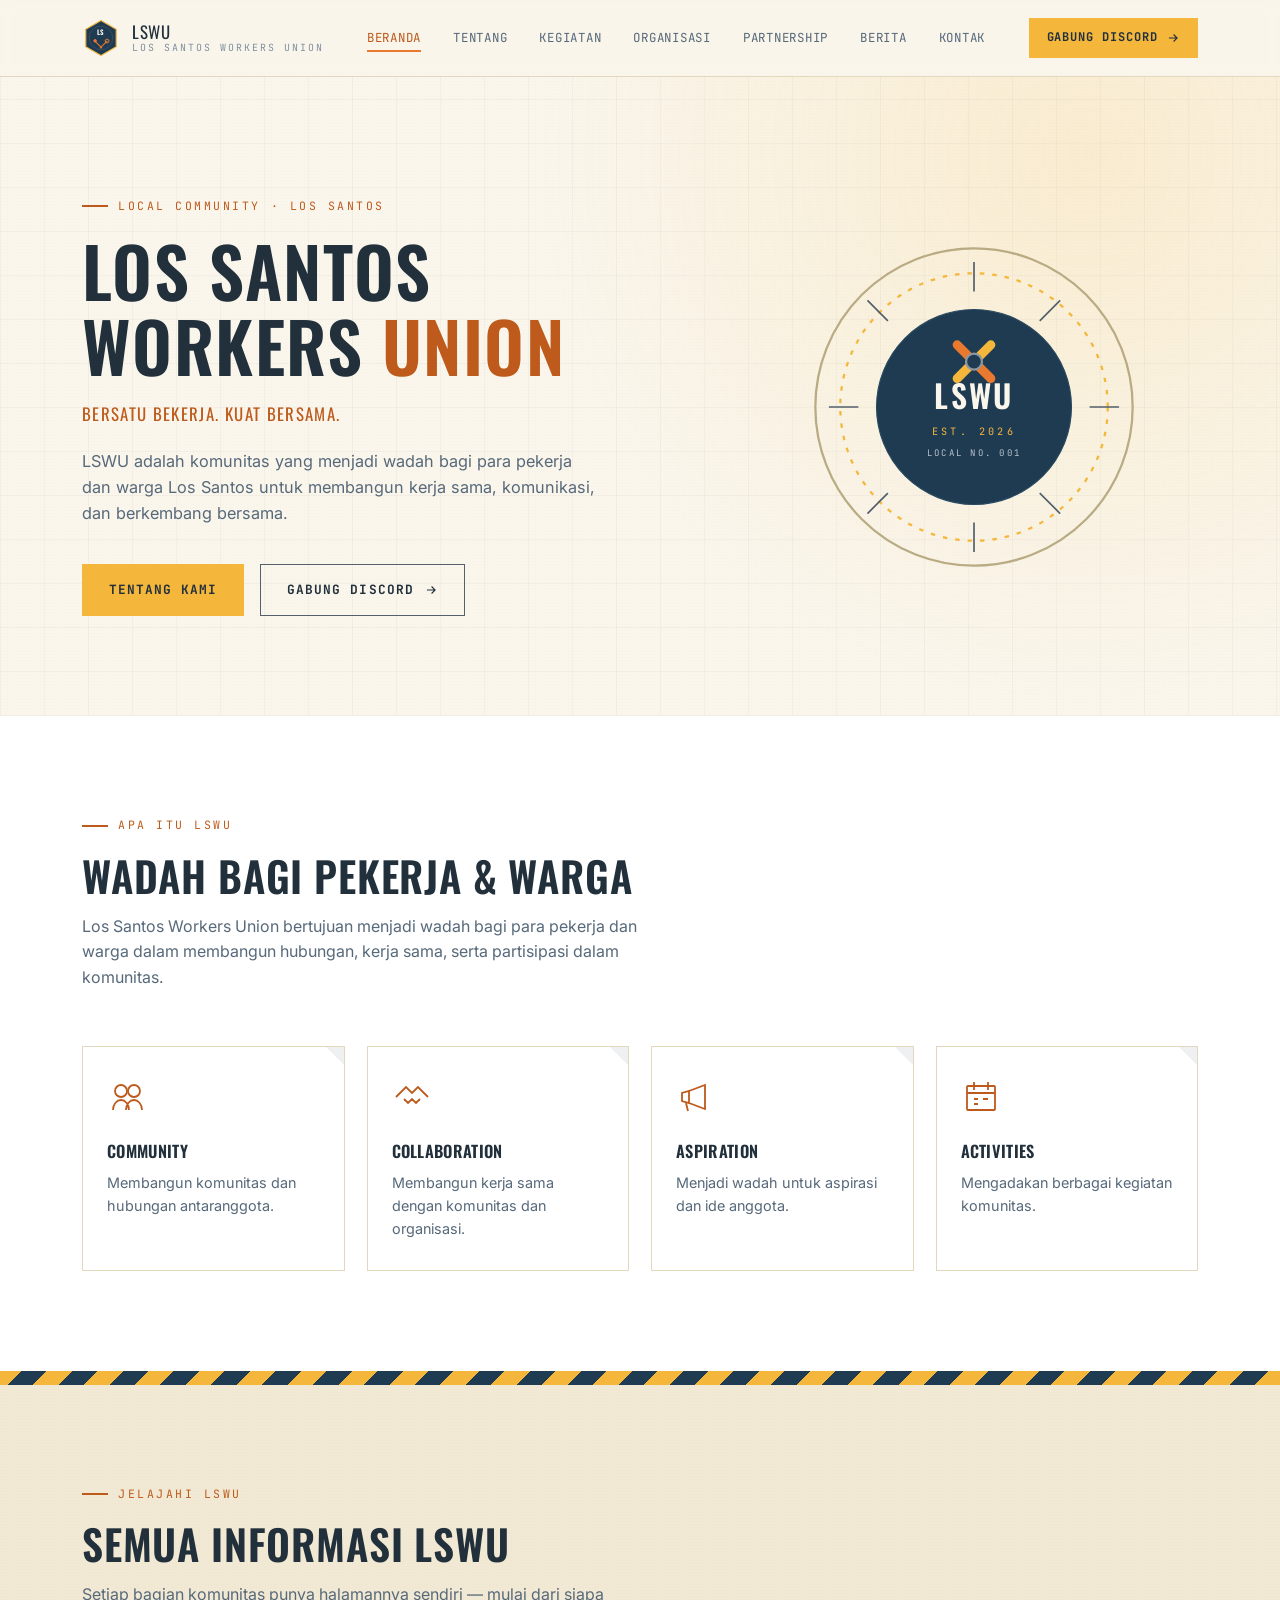
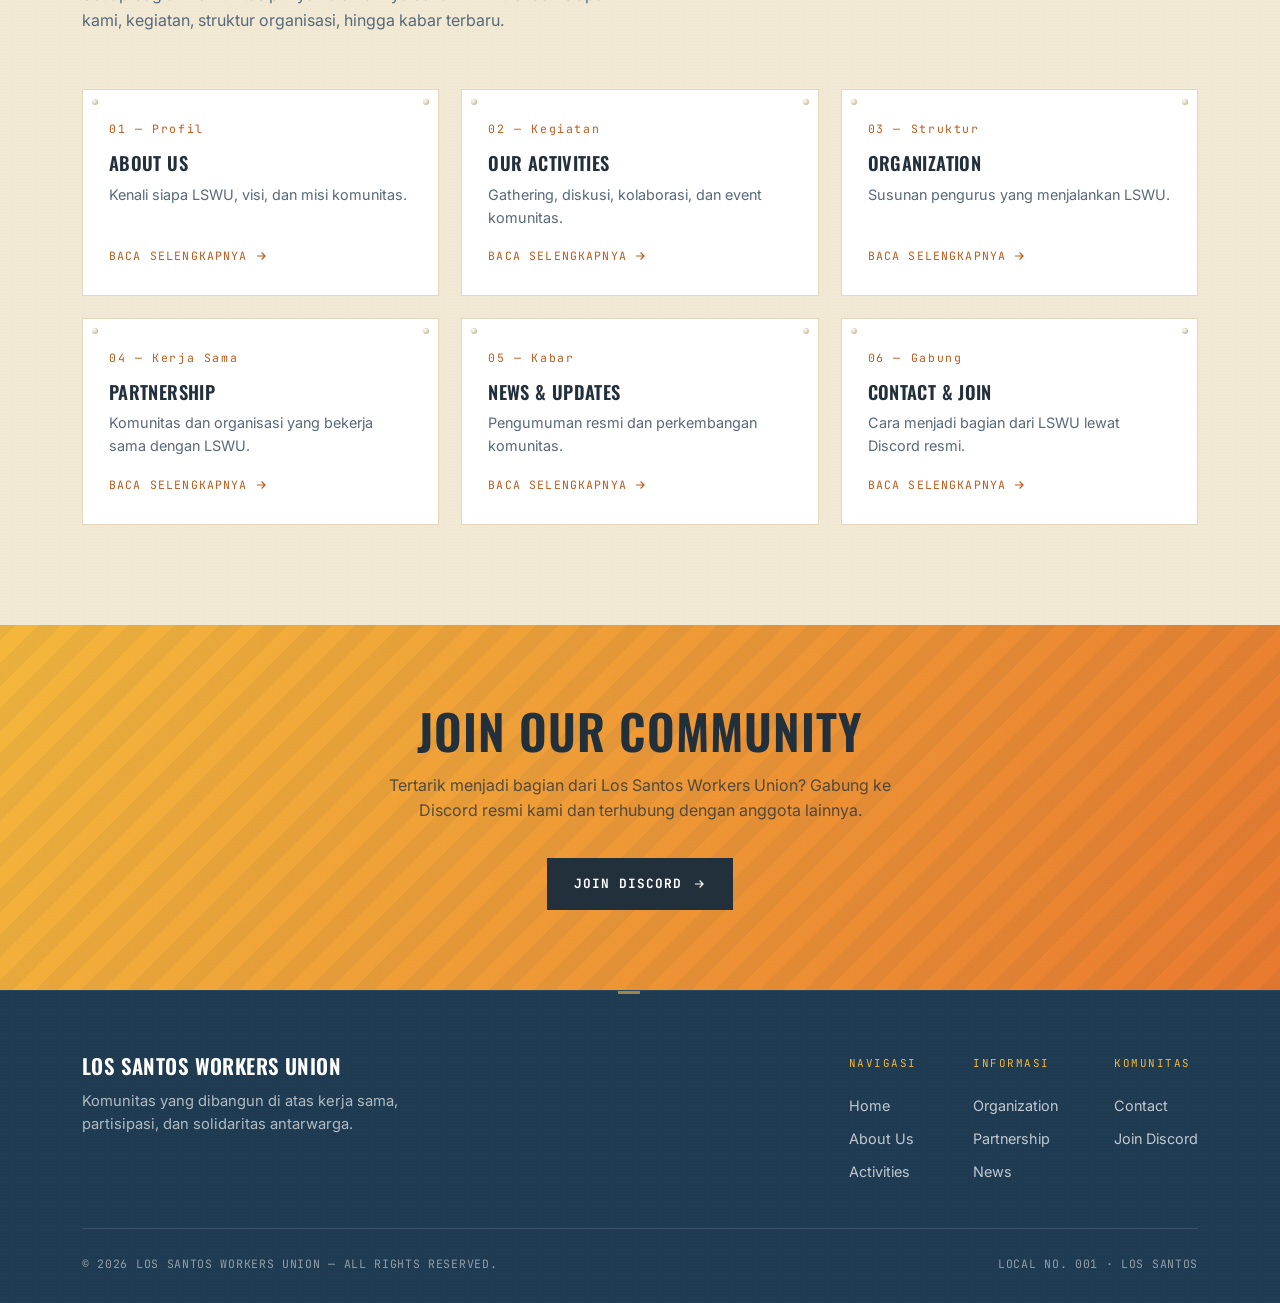
<file: index.html>
<!DOCTYPE html>
<html lang="id">
<head>
<meta charset="UTF-8">
<meta name="viewport" content="width=device-width, initial-scale=1.0">
<title>LSWU — Los Santos Workers Union</title>
<meta name="description" content="Los Santos Workers Union (LSWU) — komunitas yang menjadi wadah bagi para pekerja dan warga untuk membangun kerja sama serta berkembang bersama.">
<link rel="preconnect" href="https://fonts.googleapis.com">
<link rel="preconnect" href="https://fonts.gstatic.com" crossorigin>
<link href="https://fonts.googleapis.com/css2?family=Oswald:wght@400;500;600;700&family=Inter:wght@400;500;600;700&family=JetBrains+Mono:wght@400;500;700&display=swap" rel="stylesheet">
<link rel="stylesheet" href="css/style.css">
</head>
<body>

<div class="scroll-progress" id="scrollProgress"></div>

<header id="siteHeader">
  <nav class="wrap">
    <a href="index.html" class="brand">
      <svg class="brand-mark" viewBox="0 0 100 100" fill="none">
        <path d="M50 4 L90 27 L90 73 L50 96 L10 73 L10 27 Z" fill="#1f3b52" stroke="#f4b73c" stroke-width="3" stroke-linejoin="round"/>
        <circle cx="50" cy="50" r="31" stroke="#54606c" stroke-width="1.2"/>
        <text x="50" y="42" text-anchor="middle" font-family="Oswald, sans-serif" font-size="18" letter-spacing="1" fill="#faf6ec" font-weight="700">LS</text>
        <g stroke="#e8792f" stroke-width="3" stroke-linecap="round">
          <line x1="34" y1="58" x2="52" y2="76"/>
          <line x1="66" y1="58" x2="48" y2="76"/>
        </g>
        <rect x="30.5" y="53.5" width="8" height="8" rx="1.5" fill="#e8792f" transform="rotate(-45 34.5 57.5)"/>
        <circle cx="66" cy="58" r="5" fill="none" stroke="#e8792f" stroke-width="2.6"/>
      </svg>
      <div class="brand-text">LSWU<span>Los Santos Workers Union</span></div>
    </a>
    <ul class="nav-links">
      <li><a href="index.html">Beranda</a></li>
      <li><a href="about.html">Tentang</a></li>
      <li><a href="activities.html">Kegiatan</a></li>
      <li><a href="organization.html">Organisasi</a></li>
      <li><a href="partnership.html">Partnership</a></li>
      <li><a href="news.html">Berita</a></li>
      <li><a href="contact.html">Kontak</a></li>
    </ul>
    <a href="https://discord.gg/83dWM9myWm" target="_blank" rel="noopener noreferrer" class="nav-cta">
      Gabung Discord
      <svg width="14" height="14" viewBox="0 0 24 24" fill="none" stroke="currentColor" stroke-width="2"><path d="M5 12h14M13 6l6 6-6 6"/></svg>
    </a>
    <button class="burger" id="burgerBtn" aria-label="Buka menu navigasi" aria-expanded="false">
      <span></span><span></span><span></span>
    </button>
  </nav>
</header>

<main>

  <!-- HERO -->
  <section class="hero">
    <div class="wrap hero-grid">
      <div>
        <div class="eyebrow">Local Community &middot; Los Santos</div>
        <h1>LOS SANTOS<br>WORKERS <em>UNION</em></h1>
        <div class="hero-sub">Bersatu Bekerja. Kuat Bersama.</div>
        <p class="lead">LSWU adalah komunitas yang menjadi wadah bagi para pekerja dan warga Los Santos untuk membangun kerja sama, komunikasi, dan berkembang bersama.</p>
        <div class="hero-actions">
          <a href="about.html" class="btn btn-primary">Tentang Kami</a>
          <a href="https://discord.gg/83dWM9myWm" target="_blank" rel="noopener noreferrer" class="btn btn-ghost">
            Gabung Discord
            <svg class="btn-icon" width="14" height="14" viewBox="0 0 24 24" fill="none" stroke="currentColor" stroke-width="2"><path d="M5 12h14M13 6l6 6-6 6"/></svg>
          </a>
        </div>
      </div>
      <div class="seal-wrap">
        <svg class="seal" viewBox="0 0 300 300" fill="none">
          <circle cx="150" cy="150" r="140" stroke="#b9ab84" stroke-width="2"/>
          <circle cx="150" cy="150" r="118" stroke="#f4b73c" stroke-width="2" stroke-dasharray="4 7"/>
          <g fill="none" stroke="#54606c" stroke-width="1.5">
            <path d="M150 22 v26 M150 252 v26 M22 150 h26 M252 150 h26"/>
            <path d="M56 56 l18 18 M226 56 l-18 18 M56 244 l18 -18 M226 244 l-18 -18"/>
          </g>
          <circle cx="150" cy="150" r="86" fill="#1f3b52" stroke="#28495f" stroke-width="1"/>
          <g transform="translate(150,110)">
            <rect x="-4" y="-25" width="8" height="50" rx="4" fill="#f4b73c" transform="rotate(45)"/>
            <rect x="-4" y="-25" width="8" height="50" rx="4" fill="#e8792f" transform="rotate(-45)"/>
            <circle cx="0" cy="0" r="7" fill="#1f3b52" stroke="#8b98a3" stroke-width="2"/>
          </g>
          <text x="150" y="152" text-anchor="middle" font-family="Oswald, sans-serif" font-size="28" letter-spacing="2" fill="#faf6ec" font-weight="600">LSWU</text>
          <text x="150" y="175" text-anchor="middle" font-family="JetBrains Mono, monospace" font-size="9" letter-spacing="3" fill="#f4b73c">EST. 2026</text>
          <text x="150" y="193" text-anchor="middle" font-family="JetBrains Mono, monospace" font-size="8" letter-spacing="2" fill="#b9c2ca">LOCAL NO. 001</text>
        </svg>
      </div>
    </div>
  </section>

  <!-- WHAT WE DO -->
  <section class="section-paper">
    <div class="wrap">
      <div class="section-head reveal">
        <div class="eyebrow on-paper">Apa itu LSWU</div>
        <h2>Wadah Bagi Pekerja &amp; Warga</h2>
        <p>Los Santos Workers Union bertujuan menjadi wadah bagi para pekerja dan warga dalam membangun hubungan, kerja sama, serta partisipasi dalam komunitas.</p>
      </div>
      <div class="card-grid">
        <div class="task-card reveal">
          <svg class="task-icon" viewBox="0 0 40 40" fill="none" stroke="currentColor" stroke-width="1.8">
            <circle cx="14" cy="14" r="6"/><circle cx="27" cy="14" r="6"/>
            <path d="M6 33c0-6 4-10 8-10s8 4 8 10M19 33c0-6 4-10 8-10s8 4 8 10"/>
          </svg>
          <h3>Community</h3>
          <p>Membangun komunitas dan hubungan antaranggota.</p>
        </div>
        <div class="task-card reveal">
          <svg class="task-icon" viewBox="0 0 40 40" fill="none" stroke="currentColor" stroke-width="1.8">
            <path d="M4 20l10-10 6 6 6-6 10 10"/>
            <path d="M12 22l4 4 4-4 4 4 4-4"/>
          </svg>
          <h3>Collaboration</h3>
          <p>Membangun kerja sama dengan komunitas dan organisasi.</p>
        </div>
        <div class="task-card reveal">
          <svg class="task-icon" viewBox="0 0 40 40" fill="none" stroke="currentColor" stroke-width="1.8">
            <path d="M6 16v8l7 2V14z"/><path d="M13 14l16-6v24l-16-6"/>
            <path d="M10 26l2 8"/>
          </svg>
          <h3>Aspiration</h3>
          <p>Menjadi wadah untuk aspirasi dan ide anggota.</p>
        </div>
        <div class="task-card reveal">
          <svg class="task-icon" viewBox="0 0 40 40" fill="none" stroke="currentColor" stroke-width="1.8">
            <rect x="6" y="9" width="28" height="24" rx="1"/>
            <path d="M6 16h28M13 5v8M27 5v8"/>
            <path d="M13 22h4M22 22h5M13 27h4"/>
          </svg>
          <h3>Activities</h3>
          <p>Mengadakan berbagai kegiatan komunitas.</p>
        </div>
      </div>
    </div>
  </section>

  <div class="hazard-divider" role="presentation"></div>

  <!-- QUICK LINKS TO OTHER PAGES -->
  <section class="section-dark">
    <div class="wrap">
      <div class="section-head reveal">
        <div class="eyebrow">Jelajahi LSWU</div>
        <h2>Semua Informasi LSWU</h2>
        <p>Setiap bagian komunitas punya halamannya sendiri &mdash; mulai dari siapa kami, kegiatan, struktur organisasi, hingga kabar terbaru.</p>
      </div>
      <div class="quick-grid">

        <a href="about.html" class="quick-card reveal">
          <div class="num">01 &mdash; Profil</div>
          <h3>About Us</h3>
          <p>Kenali siapa LSWU, visi, dan misi komunitas.</p>
          <span class="go">Baca selengkapnya
            <svg width="14" height="14" viewBox="0 0 24 24" fill="none" stroke="currentColor" stroke-width="2"><path d="M5 12h14M13 6l6 6-6 6"/></svg>
          </span>
        </a>

        <a href="activities.html" class="quick-card reveal">
          <div class="num">02 &mdash; Kegiatan</div>
          <h3>Our Activities</h3>
          <p>Gathering, diskusi, kolaborasi, dan event komunitas.</p>
          <span class="go">Baca selengkapnya
            <svg width="14" height="14" viewBox="0 0 24 24" fill="none" stroke="currentColor" stroke-width="2"><path d="M5 12h14M13 6l6 6-6 6"/></svg>
          </span>
        </a>

        <a href="organization.html" class="quick-card reveal">
          <div class="num">03 &mdash; Struktur</div>
          <h3>Organization</h3>
          <p>Susunan pengurus yang menjalankan LSWU.</p>
          <span class="go">Baca selengkapnya
            <svg width="14" height="14" viewBox="0 0 24 24" fill="none" stroke="currentColor" stroke-width="2"><path d="M5 12h14M13 6l6 6-6 6"/></svg>
          </span>
        </a>

        <a href="partnership.html" class="quick-card reveal">
          <div class="num">04 &mdash; Kerja Sama</div>
          <h3>Partnership</h3>
          <p>Komunitas dan organisasi yang bekerja sama dengan LSWU.</p>
          <span class="go">Baca selengkapnya
            <svg width="14" height="14" viewBox="0 0 24 24" fill="none" stroke="currentColor" stroke-width="2"><path d="M5 12h14M13 6l6 6-6 6"/></svg>
          </span>
        </a>

        <a href="news.html" class="quick-card reveal">
          <div class="num">05 &mdash; Kabar</div>
          <h3>News &amp; Updates</h3>
          <p>Pengumuman resmi dan perkembangan komunitas.</p>
          <span class="go">Baca selengkapnya
            <svg width="14" height="14" viewBox="0 0 24 24" fill="none" stroke="currentColor" stroke-width="2"><path d="M5 12h14M13 6l6 6-6 6"/></svg>
          </span>
        </a>

        <a href="contact.html" class="quick-card reveal">
          <div class="num">06 &mdash; Gabung</div>
          <h3>Contact &amp; Join</h3>
          <p>Cara menjadi bagian dari LSWU lewat Discord resmi.</p>
          <span class="go">Baca selengkapnya
            <svg width="14" height="14" viewBox="0 0 24 24" fill="none" stroke="currentColor" stroke-width="2"><path d="M5 12h14M13 6l6 6-6 6"/></svg>
          </span>
        </a>

      </div>
    </div>
  </section>

  <!-- JOIN CTA -->
  <section class="join-band">
    <div class="wrap">
      <h2>Join Our Community</h2>
      <p>Tertarik menjadi bagian dari Los Santos Workers Union? Gabung ke Discord resmi kami dan terhubung dengan anggota lainnya.</p>
      <a href="https://discord.gg/83dWM9myWm" target="_blank" rel="noopener noreferrer" class="btn btn-discord">
        Join Discord
        <svg class="btn-icon" width="14" height="14" viewBox="0 0 24 24" fill="none" stroke="currentColor" stroke-width="2"><path d="M5 12h14M13 6l6 6-6 6"/></svg>
      </a>
    </div>
  </section>

</main>

<footer>
  <div class="wrap">
    <div class="footer-grid">
      <div class="footer-brand">
        <h3>Los Santos Workers Union</h3>
        <p>Komunitas yang dibangun di atas kerja sama, partisipasi, dan solidaritas antarwarga.</p>
      </div>
      <div class="footer-links">
        <div class="col">
          <div class="label">Navigasi</div>
          <a href="index.html">Home</a>
          <a href="about.html">About Us</a>
          <a href="activities.html">Activities</a>
        </div>
        <div class="col">
          <div class="label">Informasi</div>
          <a href="organization.html">Organization</a>
          <a href="partnership.html">Partnership</a>
          <a href="news.html">News</a>
        </div>
        <div class="col">
          <div class="label">Komunitas</div>
          <a href="contact.html">Contact</a>
          <a href="https://discord.gg/83dWM9myWm" target="_blank" rel="noopener noreferrer">Join Discord</a>
        </div>
      </div>
    </div>
    <div class="footer-bottom">
      <span>&copy; 2026 Los Santos Workers Union &mdash; All Rights Reserved.</span>
      <span>Local No. 001 &middot; Los Santos</span>
    </div>
  </div>
</footer>

<script src="js/main.js"></script>
</body>
</html>
</file>
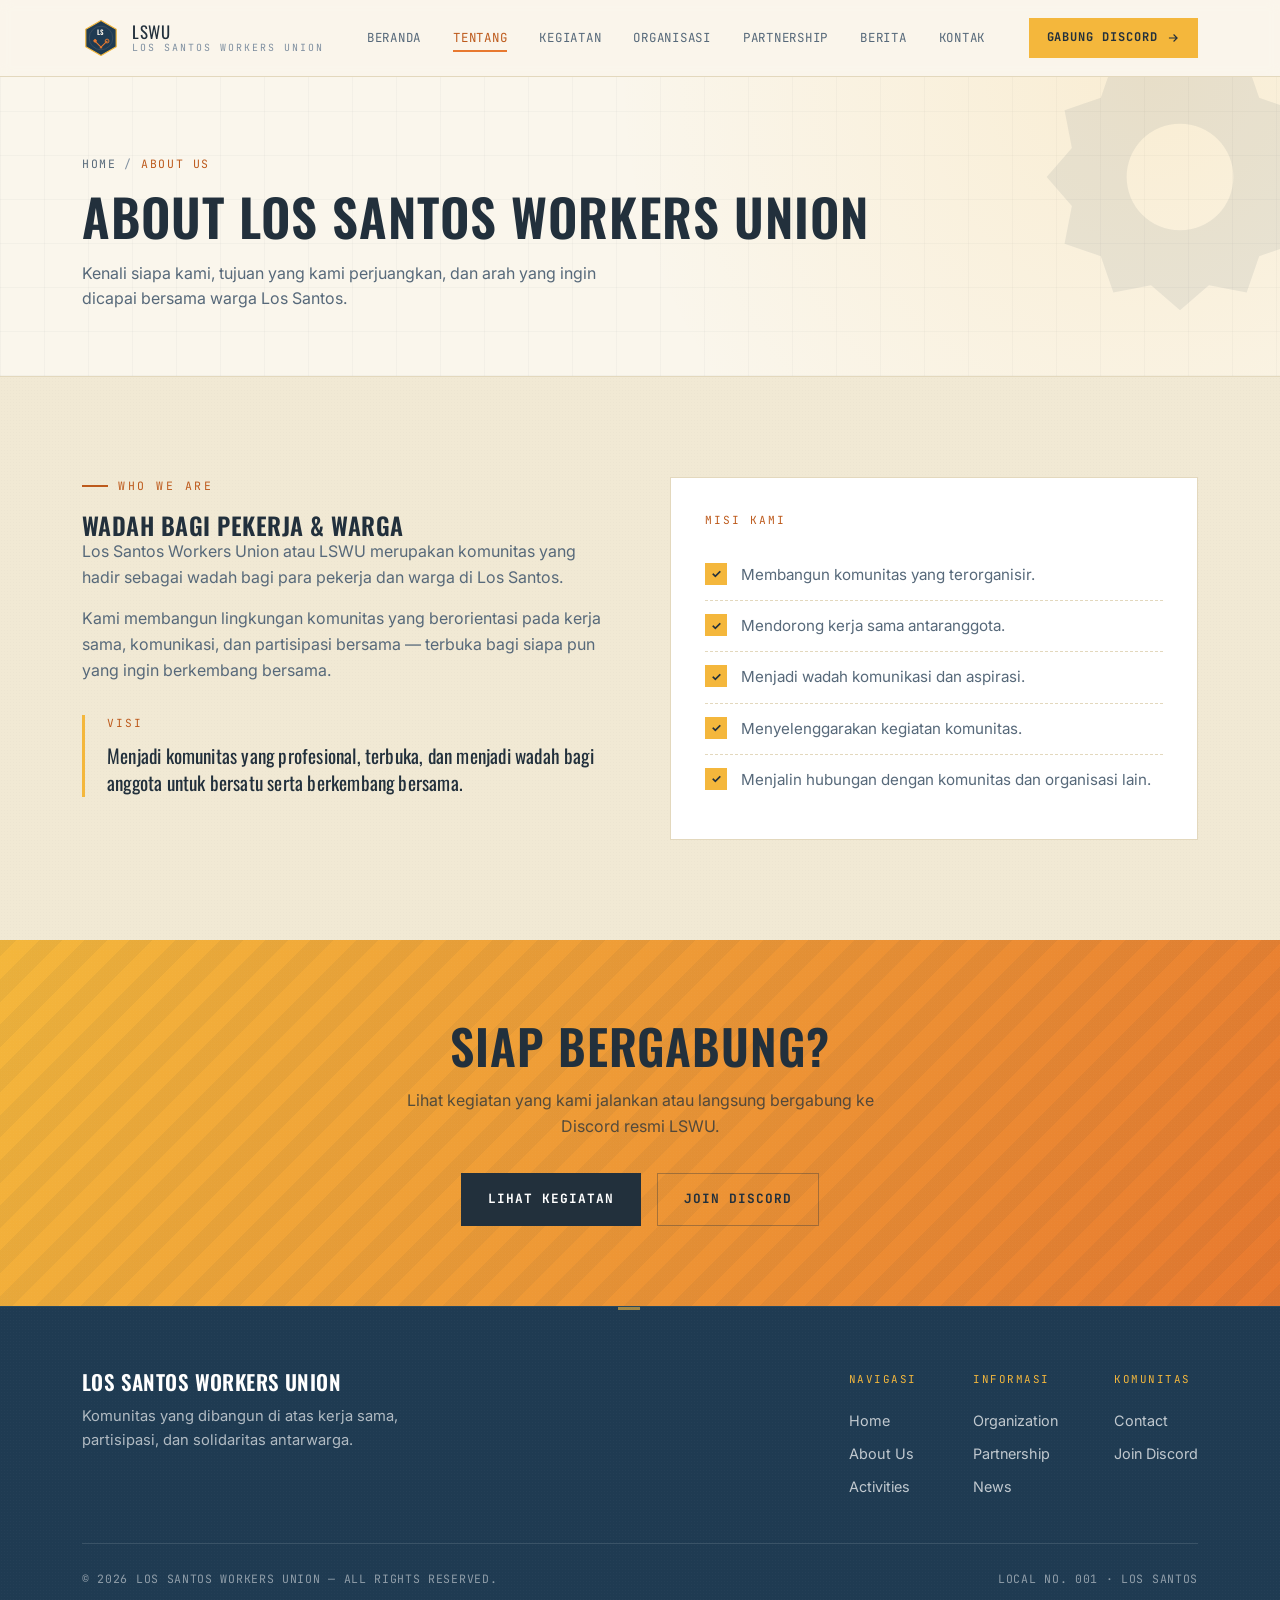
<file: about.html>
<!DOCTYPE html>
<html lang="id">
<head>
<meta charset="UTF-8">
<meta name="viewport" content="width=device-width, initial-scale=1.0">
<title>About Us — LSWU</title>
<meta name="description" content="Kenali siapa Los Santos Workers Union, visi, dan misi komunitas.">
<link rel="preconnect" href="https://fonts.googleapis.com">
<link rel="preconnect" href="https://fonts.gstatic.com" crossorigin>
<link href="https://fonts.googleapis.com/css2?family=Oswald:wght@400;500;600;700&family=Inter:wght@400;500;600;700&family=JetBrains+Mono:wght@400;500;700&display=swap" rel="stylesheet">
<link rel="stylesheet" href="css/style.css">
</head>
<body>

<div class="scroll-progress" id="scrollProgress"></div>

<header id="siteHeader">
  <nav class="wrap">
    <a href="index.html" class="brand">
      <svg class="brand-mark" viewBox="0 0 100 100" fill="none">
        <path d="M50 4 L90 27 L90 73 L50 96 L10 73 L10 27 Z" fill="#1f3b52" stroke="#f4b73c" stroke-width="3" stroke-linejoin="round"/>
        <circle cx="50" cy="50" r="31" stroke="#54606c" stroke-width="1.2"/>
        <text x="50" y="42" text-anchor="middle" font-family="Oswald, sans-serif" font-size="18" letter-spacing="1" fill="#faf6ec" font-weight="700">LS</text>
        <g stroke="#e8792f" stroke-width="3" stroke-linecap="round">
          <line x1="34" y1="58" x2="52" y2="76"/>
          <line x1="66" y1="58" x2="48" y2="76"/>
        </g>
        <rect x="30.5" y="53.5" width="8" height="8" rx="1.5" fill="#e8792f" transform="rotate(-45 34.5 57.5)"/>
        <circle cx="66" cy="58" r="5" fill="none" stroke="#e8792f" stroke-width="2.6"/>
      </svg>
      <div class="brand-text">LSWU<span>Los Santos Workers Union</span></div>
    </a>
    <ul class="nav-links">
      <li><a href="index.html">Beranda</a></li>
      <li><a href="about.html">Tentang</a></li>
      <li><a href="activities.html">Kegiatan</a></li>
      <li><a href="organization.html">Organisasi</a></li>
      <li><a href="partnership.html">Partnership</a></li>
      <li><a href="news.html">Berita</a></li>
      <li><a href="contact.html">Kontak</a></li>
    </ul>
    <a href="https://discord.gg/83dWM9myWm" target="_blank" rel="noopener noreferrer" class="nav-cta">
      Gabung Discord
      <svg width="14" height="14" viewBox="0 0 24 24" fill="none" stroke="currentColor" stroke-width="2"><path d="M5 12h14M13 6l6 6-6 6"/></svg>
    </a>
    <button class="burger" id="burgerBtn" aria-label="Buka menu navigasi" aria-expanded="false">
      <span></span><span></span><span></span>
    </button>
  </nav>
</header>

<main>

  <section class="page-hero">
    <div class="wrap">
      <div class="breadcrumb">
        <a href="index.html">Home</a><span class="sep">/</span><span class="current">About Us</span>
      </div>
      <h1>About Los Santos Workers Union</h1>
      <p>Kenali siapa kami, tujuan yang kami perjuangkan, dan arah yang ingin dicapai bersama warga Los Santos.</p>
    </div>
  </section>

  <section class="section-dark">
    <div class="wrap about-grid">
      <div class="about-copy reveal">
        <div class="eyebrow">Who We Are</div>
        <h2>Wadah Bagi Pekerja &amp; Warga</h2>
        <p>Los Santos Workers Union atau LSWU merupakan komunitas yang hadir sebagai wadah bagi para pekerja dan warga di Los Santos.</p>
        <p>Kami membangun lingkungan komunitas yang berorientasi pada kerja sama, komunikasi, dan partisipasi bersama &mdash; terbuka bagi siapa pun yang ingin berkembang bersama.</p>
        <div class="vision-block">
          <div class="label">Visi</div>
          <p>Menjadi komunitas yang profesional, terbuka, dan menjadi wadah bagi anggota untuk bersatu serta berkembang bersama.</p>
        </div>
      </div>
      <div class="checklist reveal">
        <div class="label">Misi Kami</div>
        <ul>
          <li>Membangun komunitas yang terorganisir.</li>
          <li>Mendorong kerja sama antaranggota.</li>
          <li>Menjadi wadah komunikasi dan aspirasi.</li>
          <li>Menyelenggarakan kegiatan komunitas.</li>
          <li>Menjalin hubungan dengan komunitas dan organisasi lain.</li>
        </ul>
      </div>
    </div>
  </section>

  <section class="join-band">
    <div class="wrap">
      <h2>Siap Bergabung?</h2>
      <p>Lihat kegiatan yang kami jalankan atau langsung bergabung ke Discord resmi LSWU.</p>
      <div style="display:flex; gap:16px; justify-content:center; flex-wrap:wrap;">
        <a href="activities.html" class="btn" style="background:var(--ink); color:var(--white);">Lihat Kegiatan</a>
        <a href="https://discord.gg/83dWM9myWm" target="_blank" rel="noopener noreferrer" class="btn" style="border:1px solid rgba(34,48,60,0.35); color:var(--ink);">Join Discord</a>
      </div>
    </div>
  </section>

</main>

<footer>
  <div class="wrap">
    <div class="footer-grid">
      <div class="footer-brand">
        <h3>Los Santos Workers Union</h3>
        <p>Komunitas yang dibangun di atas kerja sama, partisipasi, dan solidaritas antarwarga.</p>
      </div>
      <div class="footer-links">
        <div class="col">
          <div class="label">Navigasi</div>
          <a href="index.html">Home</a>
          <a href="about.html">About Us</a>
          <a href="activities.html">Activities</a>
        </div>
        <div class="col">
          <div class="label">Informasi</div>
          <a href="organization.html">Organization</a>
          <a href="partnership.html">Partnership</a>
          <a href="news.html">News</a>
        </div>
        <div class="col">
          <div class="label">Komunitas</div>
          <a href="contact.html">Contact</a>
          <a href="https://discord.gg/83dWM9myWm" target="_blank" rel="noopener noreferrer">Join Discord</a>
        </div>
      </div>
    </div>
    <div class="footer-bottom">
      <span>&copy; 2026 Los Santos Workers Union &mdash; All Rights Reserved.</span>
      <span>Local No. 001 &middot; Los Santos</span>
    </div>
  </div>
</footer>

<script src="js/main.js"></script>
</body>
</html>
</file>
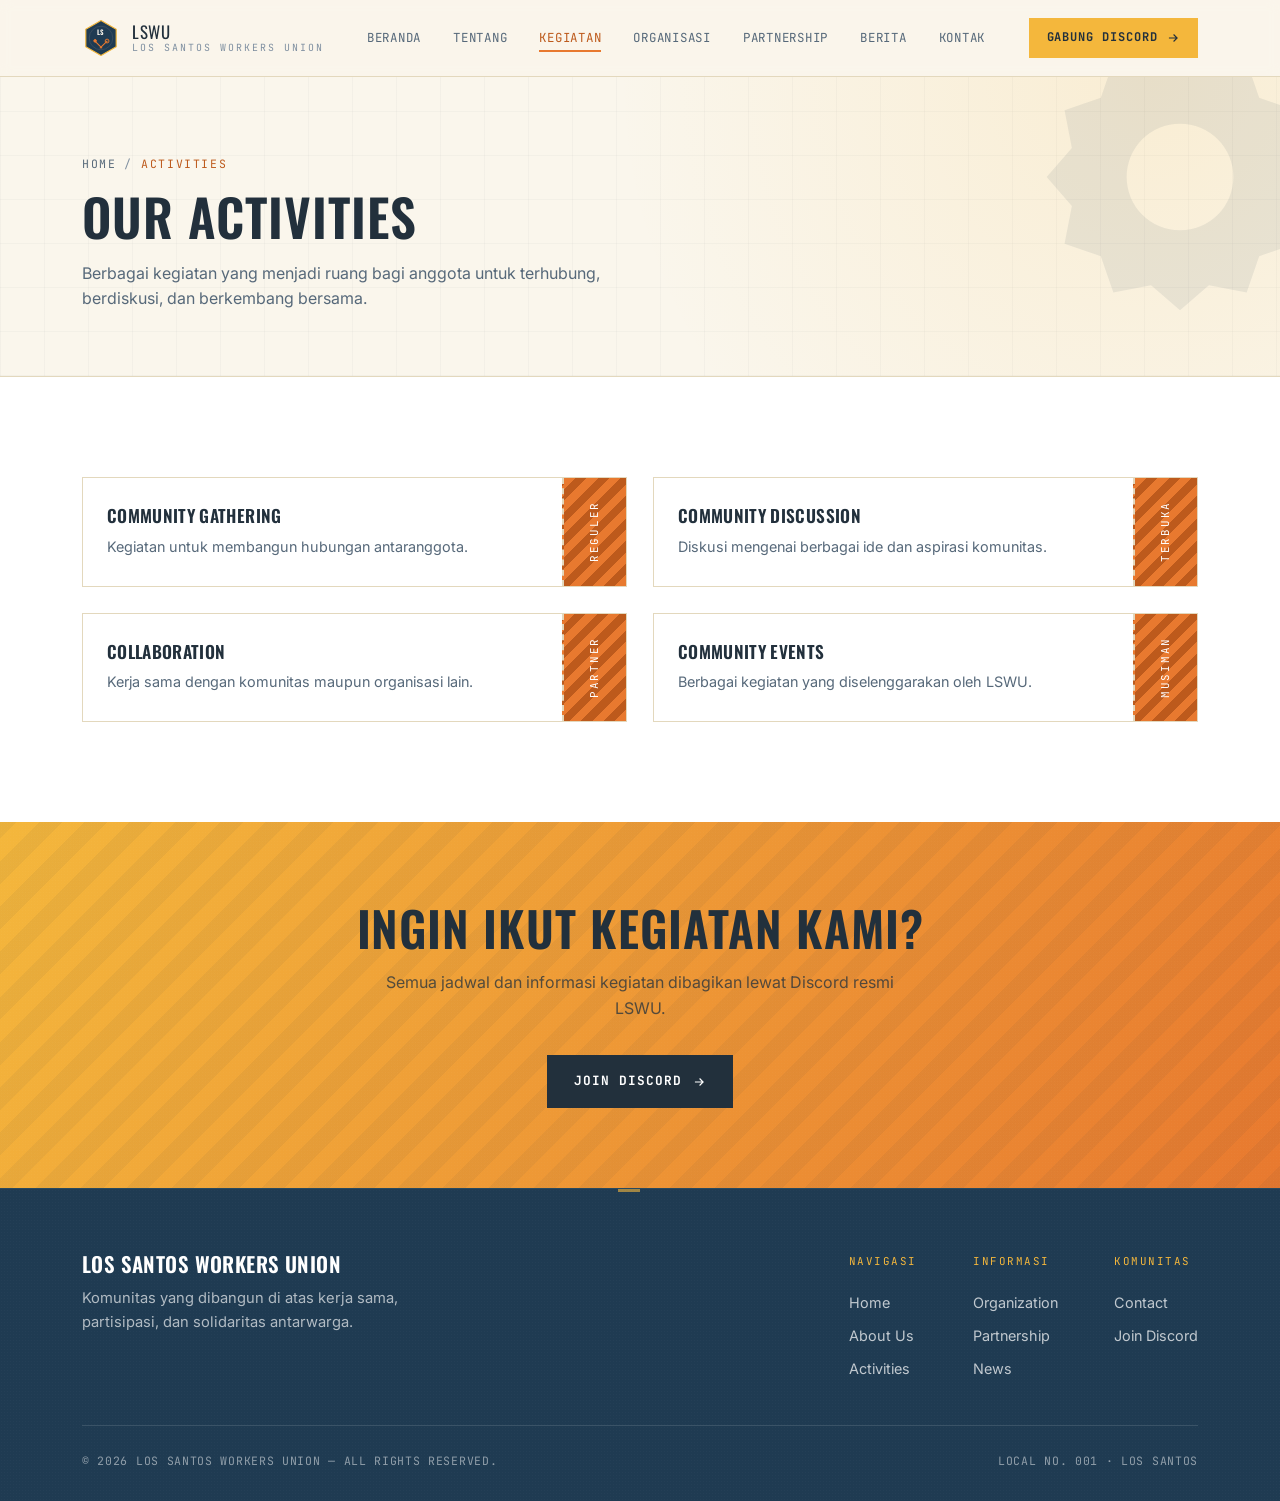
<file: activities.html>
<!DOCTYPE html>
<html lang="id">
<head>
<meta charset="UTF-8">
<meta name="viewport" content="width=device-width, initial-scale=1.0">
<title>Our Activities — LSWU</title>
<meta name="description" content="Kegiatan-kegiatan Los Santos Workers Union: gathering, diskusi, kolaborasi, dan event komunitas.">
<link rel="preconnect" href="https://fonts.googleapis.com">
<link rel="preconnect" href="https://fonts.gstatic.com" crossorigin>
<link href="https://fonts.googleapis.com/css2?family=Oswald:wght@400;500;600;700&family=Inter:wght@400;500;600;700&family=JetBrains+Mono:wght@400;500;700&display=swap" rel="stylesheet">
<link rel="stylesheet" href="css/style.css">
</head>
<body>

<div class="scroll-progress" id="scrollProgress"></div>

<header id="siteHeader">
  <nav class="wrap">
    <a href="index.html" class="brand">
      <svg class="brand-mark" viewBox="0 0 100 100" fill="none">
        <path d="M50 4 L90 27 L90 73 L50 96 L10 73 L10 27 Z" fill="#1f3b52" stroke="#f4b73c" stroke-width="3" stroke-linejoin="round"/>
        <circle cx="50" cy="50" r="31" stroke="#54606c" stroke-width="1.2"/>
        <text x="50" y="42" text-anchor="middle" font-family="Oswald, sans-serif" font-size="18" letter-spacing="1" fill="#faf6ec" font-weight="700">LS</text>
        <g stroke="#e8792f" stroke-width="3" stroke-linecap="round">
          <line x1="34" y1="58" x2="52" y2="76"/>
          <line x1="66" y1="58" x2="48" y2="76"/>
        </g>
        <rect x="30.5" y="53.5" width="8" height="8" rx="1.5" fill="#e8792f" transform="rotate(-45 34.5 57.5)"/>
        <circle cx="66" cy="58" r="5" fill="none" stroke="#e8792f" stroke-width="2.6"/>
      </svg>
      <div class="brand-text">LSWU<span>Los Santos Workers Union</span></div>
    </a>
    <ul class="nav-links">
      <li><a href="index.html">Beranda</a></li>
      <li><a href="about.html">Tentang</a></li>
      <li><a href="activities.html">Kegiatan</a></li>
      <li><a href="organization.html">Organisasi</a></li>
      <li><a href="partnership.html">Partnership</a></li>
      <li><a href="news.html">Berita</a></li>
      <li><a href="contact.html">Kontak</a></li>
    </ul>
    <a href="https://discord.gg/83dWM9myWm" target="_blank" rel="noopener noreferrer" class="nav-cta">
      Gabung Discord
      <svg width="14" height="14" viewBox="0 0 24 24" fill="none" stroke="currentColor" stroke-width="2"><path d="M5 12h14M13 6l6 6-6 6"/></svg>
    </a>
    <button class="burger" id="burgerBtn" aria-label="Buka menu navigasi" aria-expanded="false">
      <span></span><span></span><span></span>
    </button>
  </nav>
</header>

<main>

  <section class="page-hero">
    <div class="wrap">
      <div class="breadcrumb">
        <a href="index.html">Home</a><span class="sep">/</span><span class="current">Activities</span>
      </div>
      <h1>Our Activities</h1>
      <p>Berbagai kegiatan yang menjadi ruang bagi anggota untuk terhubung, berdiskusi, dan berkembang bersama.</p>
    </div>
  </section>

  <section class="section-paper">
    <div class="wrap">
      <div class="ticket-grid">
        <div class="ticket reveal">
          <div class="ticket-main">
            <h3>Community Gathering</h3>
            <p>Kegiatan untuk membangun hubungan antaranggota.</p>
          </div>
          <div class="ticket-stub"><span>Reguler</span></div>
        </div>
        <div class="ticket reveal">
          <div class="ticket-main">
            <h3>Community Discussion</h3>
            <p>Diskusi mengenai berbagai ide dan aspirasi komunitas.</p>
          </div>
          <div class="ticket-stub"><span>Terbuka</span></div>
        </div>
        <div class="ticket reveal">
          <div class="ticket-main">
            <h3>Collaboration</h3>
            <p>Kerja sama dengan komunitas maupun organisasi lain.</p>
          </div>
          <div class="ticket-stub"><span>Partner</span></div>
        </div>
        <div class="ticket reveal">
          <div class="ticket-main">
            <h3>Community Events</h3>
            <p>Berbagai kegiatan yang diselenggarakan oleh LSWU.</p>
          </div>
          <div class="ticket-stub"><span>Musiman</span></div>
        </div>
      </div>
    </div>
  </section>

  <section class="join-band">
    <div class="wrap">
      <h2>Ingin Ikut Kegiatan Kami?</h2>
      <p>Semua jadwal dan informasi kegiatan dibagikan lewat Discord resmi LSWU.</p>
      <a href="https://discord.gg/83dWM9myWm" target="_blank" rel="noopener noreferrer" class="btn btn-discord">
        Join Discord
        <svg class="btn-icon" width="14" height="14" viewBox="0 0 24 24" fill="none" stroke="currentColor" stroke-width="2"><path d="M5 12h14M13 6l6 6-6 6"/></svg>
      </a>
    </div>
  </section>

</main>

<footer>
  <div class="wrap">
    <div class="footer-grid">
      <div class="footer-brand">
        <h3>Los Santos Workers Union</h3>
        <p>Komunitas yang dibangun di atas kerja sama, partisipasi, dan solidaritas antarwarga.</p>
      </div>
      <div class="footer-links">
        <div class="col">
          <div class="label">Navigasi</div>
          <a href="index.html">Home</a>
          <a href="about.html">About Us</a>
          <a href="activities.html">Activities</a>
        </div>
        <div class="col">
          <div class="label">Informasi</div>
          <a href="organization.html">Organization</a>
          <a href="partnership.html">Partnership</a>
          <a href="news.html">News</a>
        </div>
        <div class="col">
          <div class="label">Komunitas</div>
          <a href="contact.html">Contact</a>
          <a href="https://discord.gg/83dWM9myWm" target="_blank" rel="noopener noreferrer">Join Discord</a>
        </div>
      </div>
    </div>
    <div class="footer-bottom">
      <span>&copy; 2026 Los Santos Workers Union &mdash; All Rights Reserved.</span>
      <span>Local No. 001 &middot; Los Santos</span>
    </div>
  </div>
</footer>

<script src="js/main.js"></script>
</body>
</html>
</file>
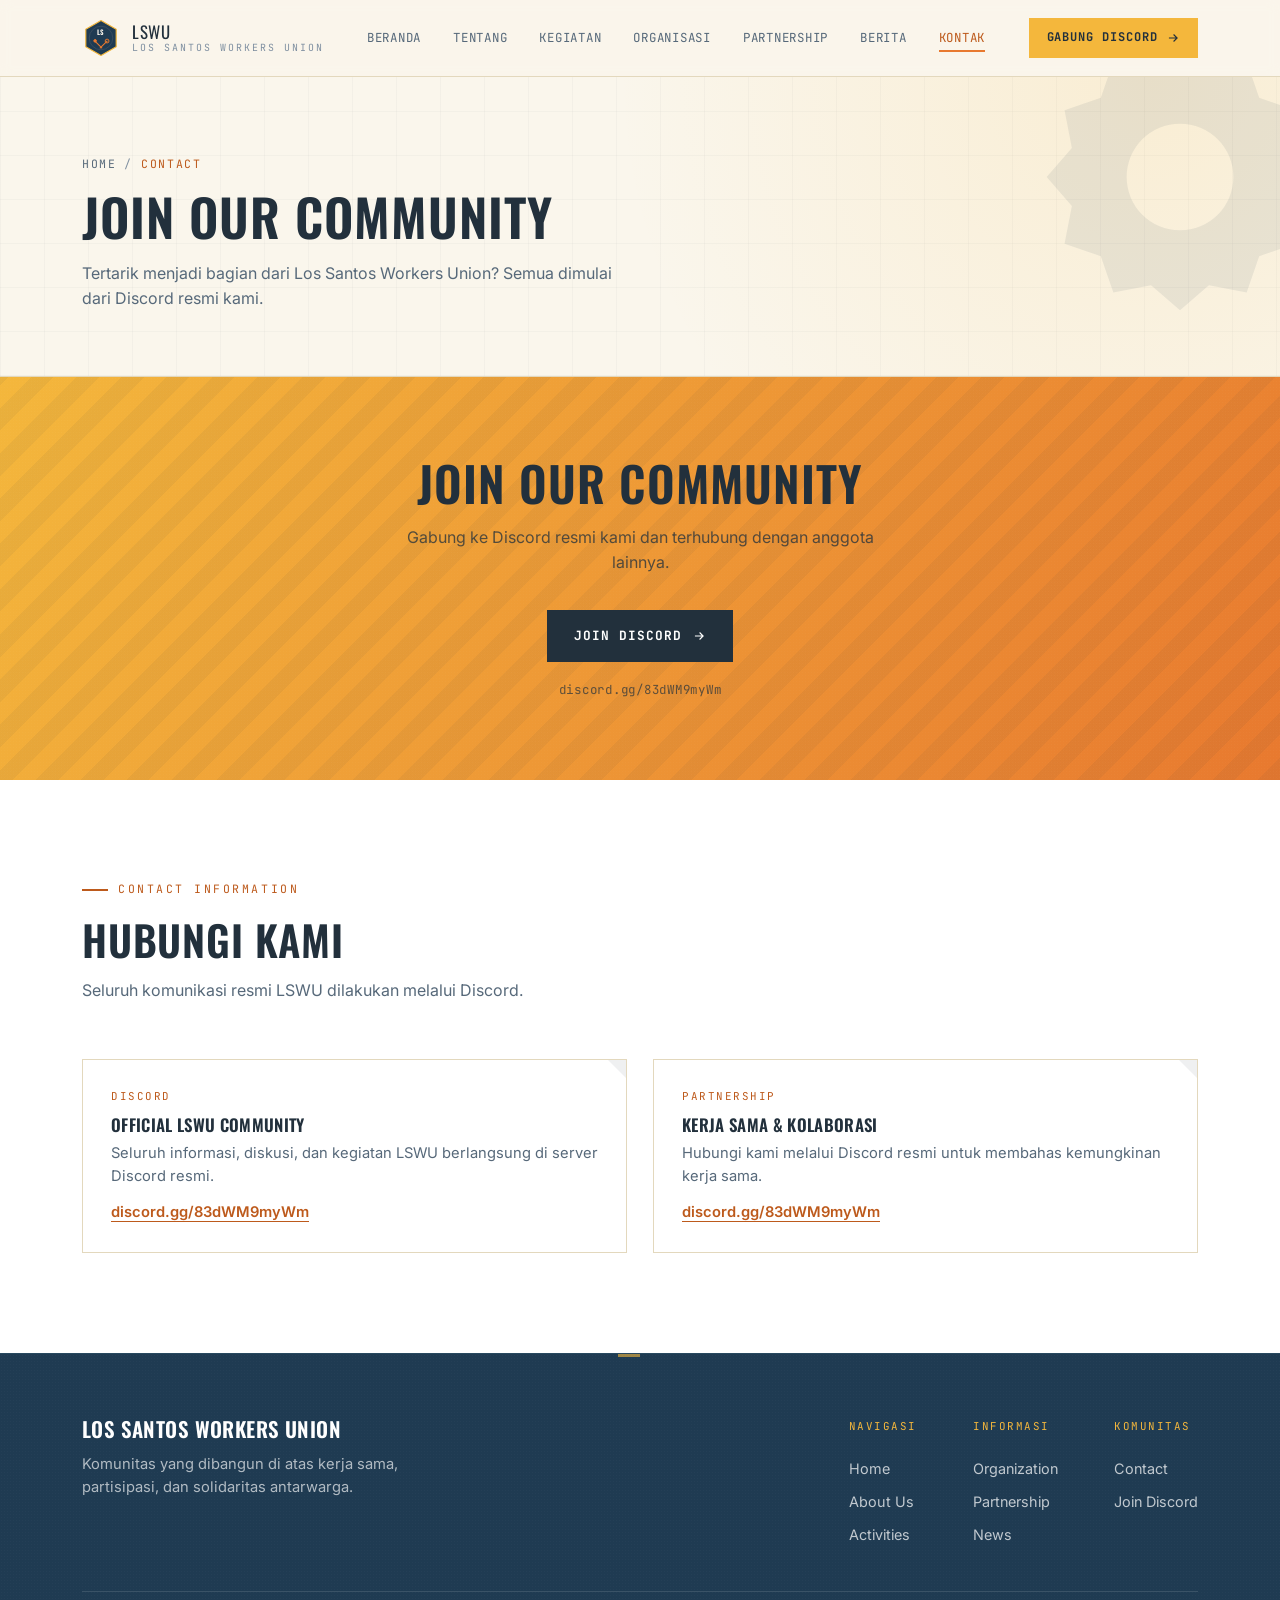
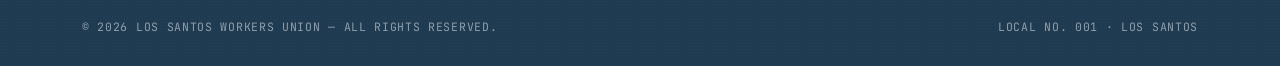
<file: contact.html>
<!DOCTYPE html>
<html lang="id">
<head>
<meta charset="UTF-8">
<meta name="viewport" content="width=device-width, initial-scale=1.0">
<title>Contact &amp; Join — LSWU</title>
<meta name="description" content="Gabung ke Discord resmi Los Santos Workers Union dan hubungi kami untuk kerja sama.">
<link rel="preconnect" href="https://fonts.googleapis.com">
<link rel="preconnect" href="https://fonts.gstatic.com" crossorigin>
<link href="https://fonts.googleapis.com/css2?family=Oswald:wght@400;500;600;700&family=Inter:wght@400;500;600;700&family=JetBrains+Mono:wght@400;500;700&display=swap" rel="stylesheet">
<link rel="stylesheet" href="css/style.css">
</head>
<body>

<div class="scroll-progress" id="scrollProgress"></div>

<header id="siteHeader">
  <nav class="wrap">
    <a href="index.html" class="brand">
      <svg class="brand-mark" viewBox="0 0 100 100" fill="none">
        <path d="M50 4 L90 27 L90 73 L50 96 L10 73 L10 27 Z" fill="#1f3b52" stroke="#f4b73c" stroke-width="3" stroke-linejoin="round"/>
        <circle cx="50" cy="50" r="31" stroke="#54606c" stroke-width="1.2"/>
        <text x="50" y="42" text-anchor="middle" font-family="Oswald, sans-serif" font-size="18" letter-spacing="1" fill="#faf6ec" font-weight="700">LS</text>
        <g stroke="#e8792f" stroke-width="3" stroke-linecap="round">
          <line x1="34" y1="58" x2="52" y2="76"/>
          <line x1="66" y1="58" x2="48" y2="76"/>
        </g>
        <rect x="30.5" y="53.5" width="8" height="8" rx="1.5" fill="#e8792f" transform="rotate(-45 34.5 57.5)"/>
        <circle cx="66" cy="58" r="5" fill="none" stroke="#e8792f" stroke-width="2.6"/>
      </svg>
      <div class="brand-text">LSWU<span>Los Santos Workers Union</span></div>
    </a>
    <ul class="nav-links">
      <li><a href="index.html">Beranda</a></li>
      <li><a href="about.html">Tentang</a></li>
      <li><a href="activities.html">Kegiatan</a></li>
      <li><a href="organization.html">Organisasi</a></li>
      <li><a href="partnership.html">Partnership</a></li>
      <li><a href="news.html">Berita</a></li>
      <li><a href="contact.html">Kontak</a></li>
    </ul>
    <a href="https://discord.gg/83dWM9myWm" target="_blank" rel="noopener noreferrer" class="nav-cta">
      Gabung Discord
      <svg width="14" height="14" viewBox="0 0 24 24" fill="none" stroke="currentColor" stroke-width="2"><path d="M5 12h14M13 6l6 6-6 6"/></svg>
    </a>
    <button class="burger" id="burgerBtn" aria-label="Buka menu navigasi" aria-expanded="false">
      <span></span><span></span><span></span>
    </button>
  </nav>
</header>

<main>

  <section class="page-hero">
    <div class="wrap">
      <div class="breadcrumb">
        <a href="index.html">Home</a><span class="sep">/</span><span class="current">Contact</span>
      </div>
      <h1>Join Our Community</h1>
      <p>Tertarik menjadi bagian dari Los Santos Workers Union? Semua dimulai dari Discord resmi kami.</p>
    </div>
  </section>

  <section class="join-band">
    <div class="wrap">
      <h2>Join Our Community</h2>
      <p>Gabung ke Discord resmi kami dan terhubung dengan anggota lainnya.</p>
      <a href="https://discord.gg/83dWM9myWm" target="_blank" rel="noopener noreferrer" class="btn btn-discord">
        Join Discord
        <svg class="btn-icon" width="14" height="14" viewBox="0 0 24 24" fill="none" stroke="currentColor" stroke-width="2"><path d="M5 12h14M13 6l6 6-6 6"/></svg>
      </a>
      <div style="margin-top:18px; font-family:var(--font-mono); font-size:0.78rem; letter-spacing:0.06em; color:rgba(34,48,60,0.7);">
        discord.gg/83dWM9myWm
      </div>
    </div>
  </section>

  <section class="section-paper">
    <div class="wrap">
      <div class="section-head reveal">
        <div class="eyebrow on-paper">Contact Information</div>
        <h2>Hubungi Kami</h2>
        <p>Seluruh komunikasi resmi LSWU dilakukan melalui Discord.</p>
      </div>
      <div class="contact-grid">
        <div class="contact-card reveal">
          <div class="label">Discord</div>
          <h4>Official LSWU Community</h4>
          <p>Seluruh informasi, diskusi, dan kegiatan LSWU berlangsung di server Discord resmi.</p>
          <p style="margin-top:12px;"><a class="inline-link" href="https://discord.gg/83dWM9myWm" target="_blank" rel="noopener noreferrer">discord.gg/83dWM9myWm</a></p>
        </div>
        <div class="contact-card reveal">
          <div class="label">Partnership</div>
          <h4>Kerja Sama &amp; Kolaborasi</h4>
          <p>Hubungi kami melalui Discord resmi untuk membahas kemungkinan kerja sama.</p>
          <p style="margin-top:12px;"><a class="inline-link" href="https://discord.gg/83dWM9myWm" target="_blank" rel="noopener noreferrer">discord.gg/83dWM9myWm</a></p>
        </div>
      </div>
    </div>
  </section>

</main>

<footer>
  <div class="wrap">
    <div class="footer-grid">
      <div class="footer-brand">
        <h3>Los Santos Workers Union</h3>
        <p>Komunitas yang dibangun di atas kerja sama, partisipasi, dan solidaritas antarwarga.</p>
      </div>
      <div class="footer-links">
        <div class="col">
          <div class="label">Navigasi</div>
          <a href="index.html">Home</a>
          <a href="about.html">About Us</a>
          <a href="activities.html">Activities</a>
        </div>
        <div class="col">
          <div class="label">Informasi</div>
          <a href="organization.html">Organization</a>
          <a href="partnership.html">Partnership</a>
          <a href="news.html">News</a>
        </div>
        <div class="col">
          <div class="label">Komunitas</div>
          <a href="contact.html">Contact</a>
          <a href="https://discord.gg/83dWM9myWm" target="_blank" rel="noopener noreferrer">Join Discord</a>
        </div>
      </div>
    </div>
    <div class="footer-bottom">
      <span>&copy; 2026 Los Santos Workers Union &mdash; All Rights Reserved.</span>
      <span>Local No. 001 &middot; Los Santos</span>
    </div>
  </div>
</footer>

<script src="js/main.js"></script>
</body>
</html>
</file>
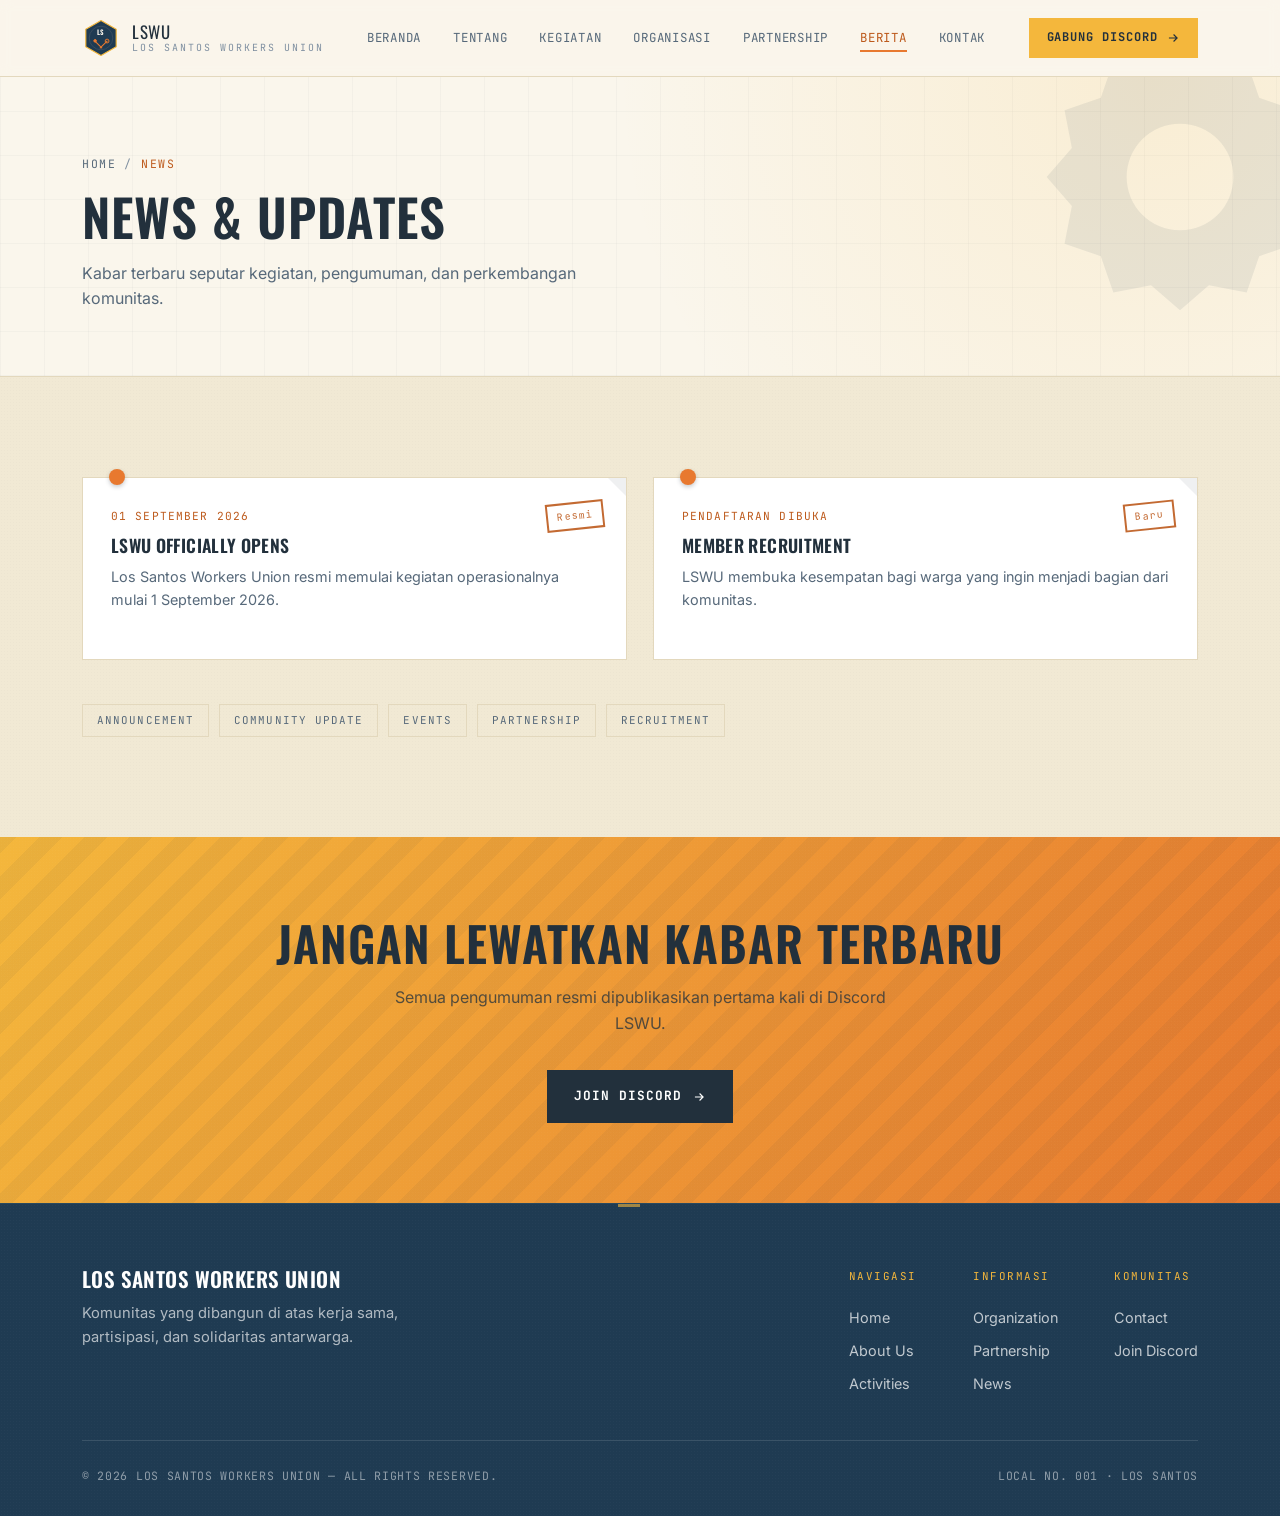
<file: news.html>
<!DOCTYPE html>
<html lang="id">
<head>
<meta charset="UTF-8">
<meta name="viewport" content="width=device-width, initial-scale=1.0">
<title>News &amp; Updates — LSWU</title>
<meta name="description" content="Pengumuman resmi dan perkembangan terbaru Los Santos Workers Union.">
<link rel="preconnect" href="https://fonts.googleapis.com">
<link rel="preconnect" href="https://fonts.gstatic.com" crossorigin>
<link href="https://fonts.googleapis.com/css2?family=Oswald:wght@400;500;600;700&family=Inter:wght@400;500;600;700&family=JetBrains+Mono:wght@400;500;700&display=swap" rel="stylesheet">
<link rel="stylesheet" href="css/style.css">
</head>
<body>

<div class="scroll-progress" id="scrollProgress"></div>

<header id="siteHeader">
  <nav class="wrap">
    <a href="index.html" class="brand">
      <svg class="brand-mark" viewBox="0 0 100 100" fill="none">
        <path d="M50 4 L90 27 L90 73 L50 96 L10 73 L10 27 Z" fill="#1f3b52" stroke="#f4b73c" stroke-width="3" stroke-linejoin="round"/>
        <circle cx="50" cy="50" r="31" stroke="#54606c" stroke-width="1.2"/>
        <text x="50" y="42" text-anchor="middle" font-family="Oswald, sans-serif" font-size="18" letter-spacing="1" fill="#faf6ec" font-weight="700">LS</text>
        <g stroke="#e8792f" stroke-width="3" stroke-linecap="round">
          <line x1="34" y1="58" x2="52" y2="76"/>
          <line x1="66" y1="58" x2="48" y2="76"/>
        </g>
        <rect x="30.5" y="53.5" width="8" height="8" rx="1.5" fill="#e8792f" transform="rotate(-45 34.5 57.5)"/>
        <circle cx="66" cy="58" r="5" fill="none" stroke="#e8792f" stroke-width="2.6"/>
      </svg>
      <div class="brand-text">LSWU<span>Los Santos Workers Union</span></div>
    </a>
    <ul class="nav-links">
      <li><a href="index.html">Beranda</a></li>
      <li><a href="about.html">Tentang</a></li>
      <li><a href="activities.html">Kegiatan</a></li>
      <li><a href="organization.html">Organisasi</a></li>
      <li><a href="partnership.html">Partnership</a></li>
      <li><a href="news.html">Berita</a></li>
      <li><a href="contact.html">Kontak</a></li>
    </ul>
    <a href="https://discord.gg/83dWM9myWm" target="_blank" rel="noopener noreferrer" class="nav-cta">
      Gabung Discord
      <svg width="14" height="14" viewBox="0 0 24 24" fill="none" stroke="currentColor" stroke-width="2"><path d="M5 12h14M13 6l6 6-6 6"/></svg>
    </a>
    <button class="burger" id="burgerBtn" aria-label="Buka menu navigasi" aria-expanded="false">
      <span></span><span></span><span></span>
    </button>
  </nav>
</header>

<main>

  <section class="page-hero">
    <div class="wrap">
      <div class="breadcrumb">
        <a href="index.html">Home</a><span class="sep">/</span><span class="current">News</span>
      </div>
      <h1>News &amp; Updates</h1>
      <p>Kabar terbaru seputar kegiatan, pengumuman, dan perkembangan komunitas.</p>
    </div>
  </section>

  <section class="section-dark">
    <div class="wrap">
      <div class="news-grid">
        <article class="notice reveal detail-trigger" tabindex="0" role="button"
          data-eyebrow="Pengumuman Resmi" data-title="LSWU Officially Opens"
          data-meta1-label="Tanggal" data-meta1-value="01 September 2026"
          data-meta2-label="Status" data-meta2-value="Resmi"
          data-body="Los Santos Workers Union resmi memulai kegiatan operasionalnya mulai 1 September 2026. Peluncuran ini menandai dimulainya berbagai program kerja, kegiatan komunitas, dan struktur organisasi yang telah dipersiapkan sejak awal pembentukan LSWU."
          data-list-label="Sorotan"
          data-list="Peluncuran resmi struktur organisasi|Pembukaan pendaftaran member pertama|Dimulainya jadwal kegiatan rutin komunitas">
          <div class="stamp">Resmi</div>
          <div class="date">01 September 2026</div>
          <h3>LSWU Officially Opens</h3>
          <p>Los Santos Workers Union resmi memulai kegiatan operasionalnya mulai 1 September 2026.</p>
        </article>
        <article class="notice reveal detail-trigger" tabindex="0" role="button"
          data-eyebrow="Pengumuman Resmi" data-title="Member Recruitment"
          data-meta1-label="Status" data-meta1-value="Pendaftaran Dibuka"
          data-meta2-label="Kategori" data-meta2-value="Recruitment"
          data-body="LSWU membuka kesempatan bagi warga yang ingin menjadi bagian dari komunitas. Pendaftaran terbuka untuk siapa saja yang ingin berpartisipasi aktif dalam kegiatan dan struktur organisasi LSWU."
          data-list-label="Sorotan"
          data-list="Pendaftaran terbuka untuk seluruh warga|Proses seleksi dilakukan secara transparan|Member baru dapat langsung mengikuti kegiatan">
          <div class="stamp">Baru</div>
          <div class="date">Pendaftaran Dibuka</div>
          <h3>Member Recruitment</h3>
          <p>LSWU membuka kesempatan bagi warga yang ingin menjadi bagian dari komunitas.</p>
        </article>
      </div>
      <div class="tag-row reveal">
        <span class="tag">Announcement</span>
        <span class="tag">Community Update</span>
        <span class="tag">Events</span>
        <span class="tag">Partnership</span>
        <span class="tag">Recruitment</span>
      </div>
    </div>
  </section>

  <section class="join-band">
    <div class="wrap">
      <h2>Jangan Lewatkan Kabar Terbaru</h2>
      <p>Semua pengumuman resmi dipublikasikan pertama kali di Discord LSWU.</p>
      <a href="https://discord.gg/83dWM9myWm" target="_blank" rel="noopener noreferrer" class="btn btn-discord">
        Join Discord
        <svg class="btn-icon" width="14" height="14" viewBox="0 0 24 24" fill="none" stroke="currentColor" stroke-width="2"><path d="M5 12h14M13 6l6 6-6 6"/></svg>
      </a>
    </div>
  </section>

</main>

<div class="detail-modal" id="detailModal" aria-hidden="true">
  <div class="detail-modal-backdrop" data-close></div>
  <div class="detail-modal-panel" role="dialog" aria-modal="true" aria-labelledby="detailModalTitle">
    <button class="detail-modal-close" data-close aria-label="Tutup detail">
      <svg width="18" height="18" viewBox="0 0 24 24" fill="none" stroke="currentColor" stroke-width="2"><path d="M6 6l12 12M18 6L6 18"/></svg>
    </button>
    <div class="detail-modal-eyebrow" id="detailModalEyebrow"></div>
    <h3 id="detailModalTitle"></h3>
    <div class="detail-modal-meta">
      <div id="detailModalMeta1">
        <span id="detailModalMeta1Label"></span>
        <strong id="detailModalMeta1Value"></strong>
      </div>
      <div id="detailModalMeta2">
        <span id="detailModalMeta2Label"></span>
        <strong id="detailModalMeta2Value"></strong>
      </div>
    </div>
    <p id="detailModalBody"></p>
    <div class="detail-modal-list" id="detailModalListWrap">
      <span class="detail-modal-list-label" id="detailModalListLabel"></span>
      <ul id="detailModalList"></ul>
    </div>
  </div>
</div>

<footer>
  <div class="wrap">
    <div class="footer-grid">
      <div class="footer-brand">
        <h3>Los Santos Workers Union</h3>
        <p>Komunitas yang dibangun di atas kerja sama, partisipasi, dan solidaritas antarwarga.</p>
      </div>
      <div class="footer-links">
        <div class="col">
          <div class="label">Navigasi</div>
          <a href="index.html">Home</a>
          <a href="about.html">About Us</a>
          <a href="activities.html">Activities</a>
        </div>
        <div class="col">
          <div class="label">Informasi</div>
          <a href="organization.html">Organization</a>
          <a href="partnership.html">Partnership</a>
          <a href="news.html">News</a>
        </div>
        <div class="col">
          <div class="label">Komunitas</div>
          <a href="contact.html">Contact</a>
          <a href="https://discord.gg/83dWM9myWm" target="_blank" rel="noopener noreferrer">Join Discord</a>
        </div>
      </div>
    </div>
    <div class="footer-bottom">
      <span>&copy; 2026 Los Santos Workers Union &mdash; All Rights Reserved.</span>
      <span>Local No. 001 &middot; Los Santos</span>
    </div>
  </div>
</footer>

<script src="js/main.js"></script>
</body>
</html>
</file>
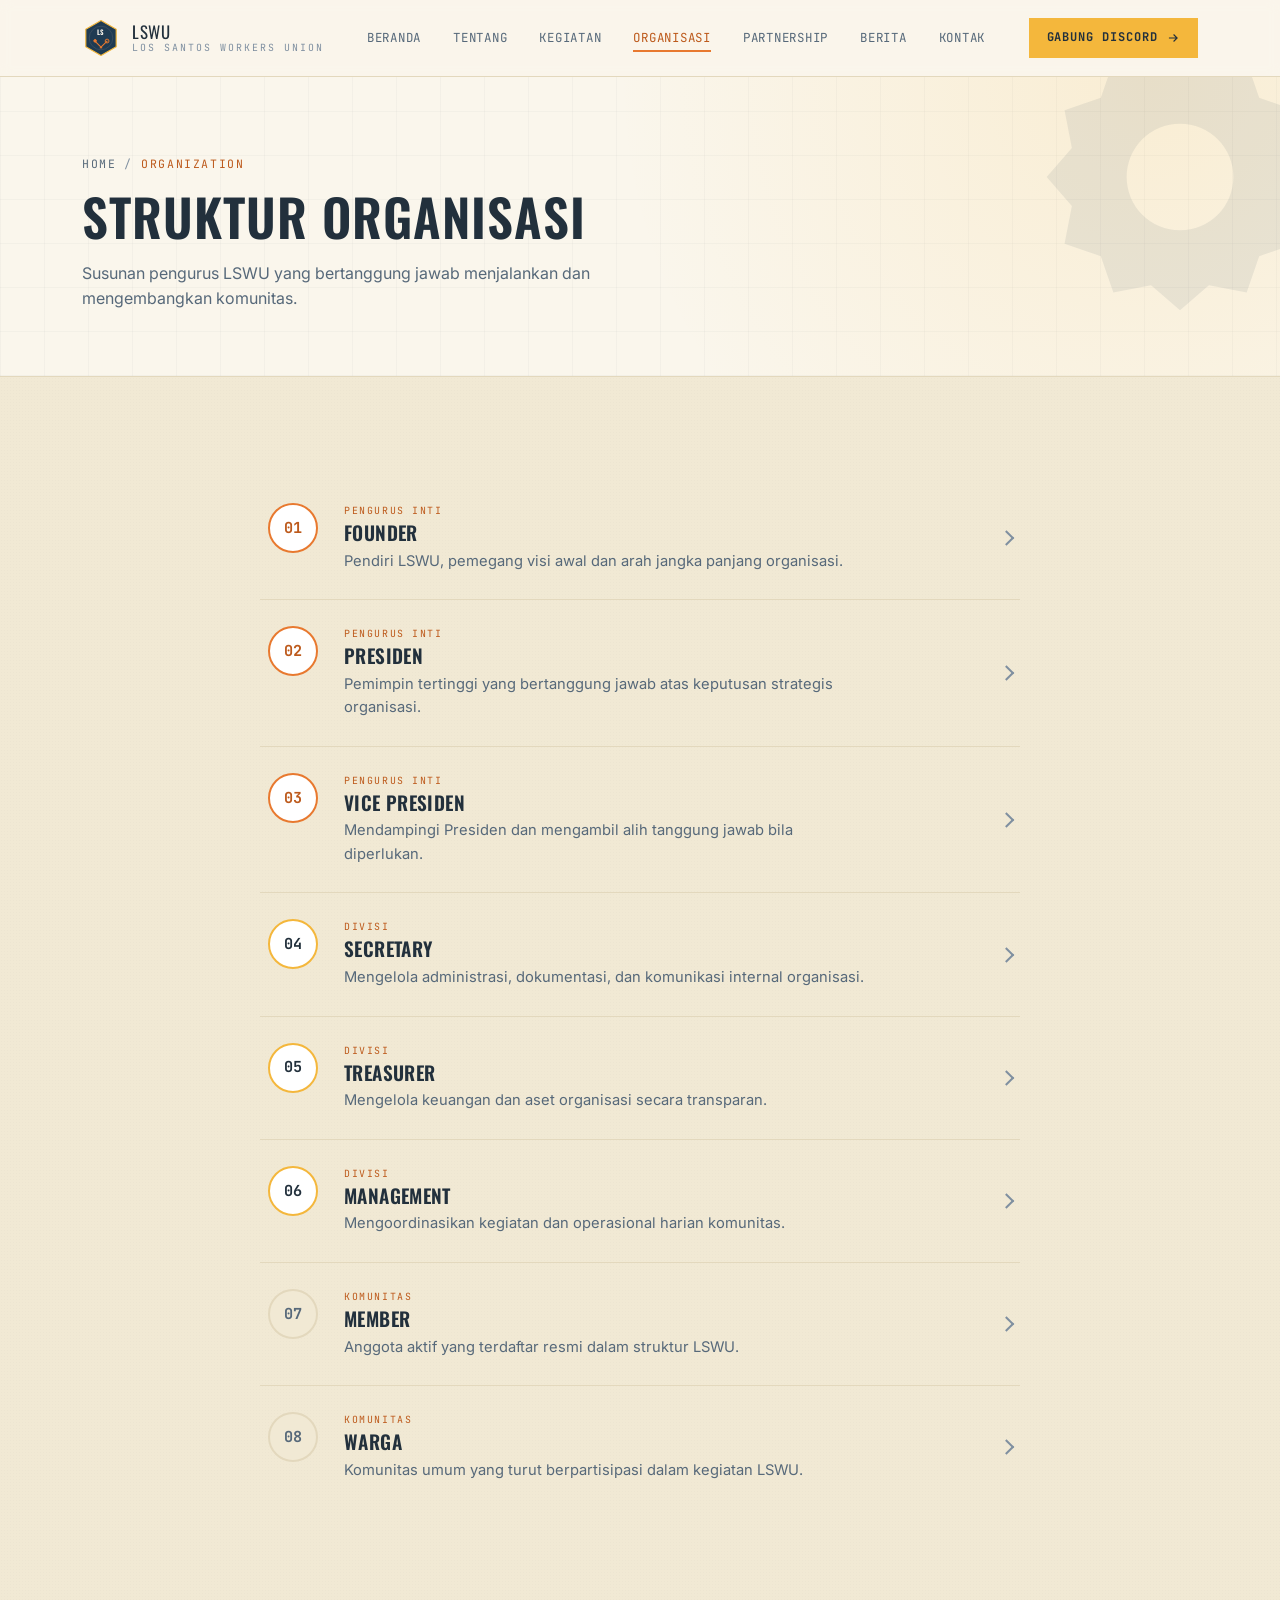
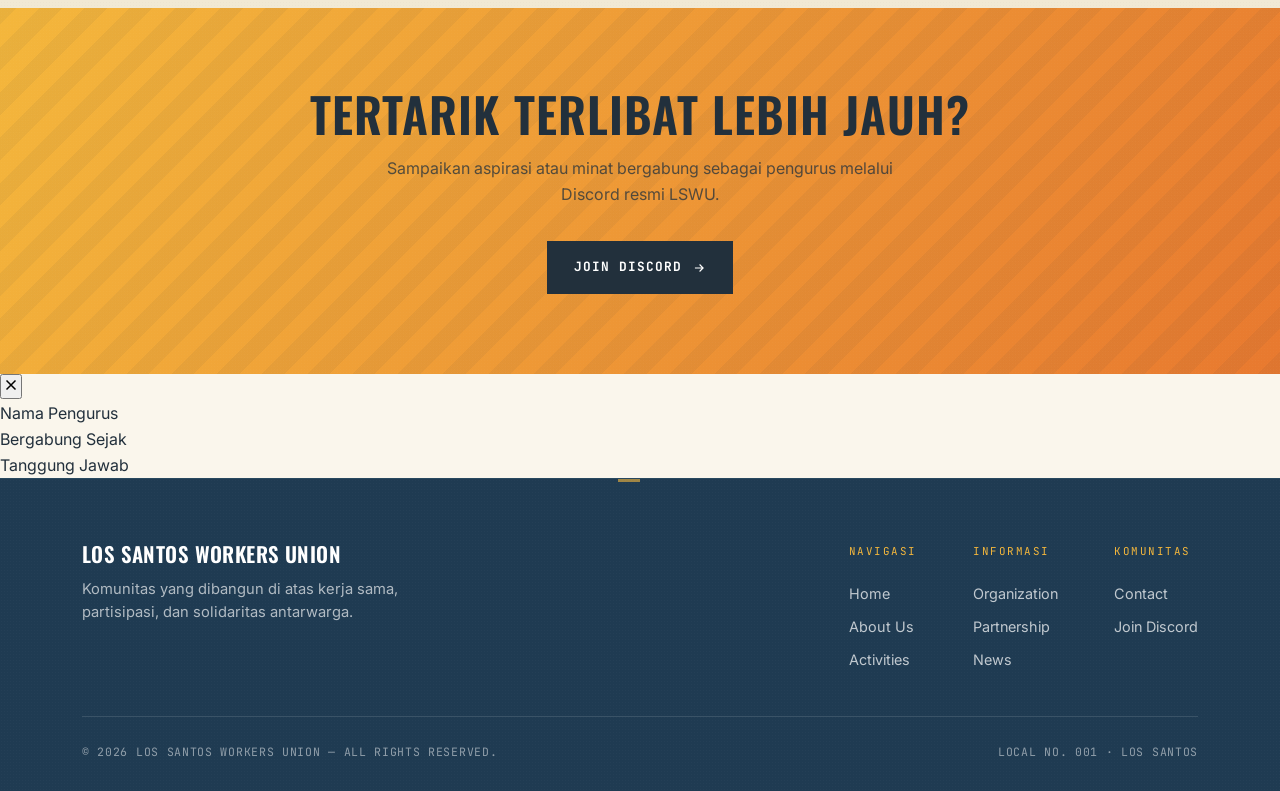
<file: organization.html>
<!DOCTYPE html>
<html lang="id">
<head>
<meta charset="UTF-8">
<meta name="viewport" content="width=device-width, initial-scale=1.0">
<title>Organization — LSWU</title>
<meta name="description" content="Struktur organisasi Los Santos Workers Union.">
<link rel="preconnect" href="https://fonts.googleapis.com">
<link rel="preconnect" href="https://fonts.gstatic.com" crossorigin>
<link href="https://fonts.googleapis.com/css2?family=Oswald:wght@400;500;600;700&family=Inter:wght@400;500;600;700&family=JetBrains+Mono:wght@400;500;700&display=swap" rel="stylesheet">
<link rel="stylesheet" href="css/style.css">
</head>
<body>

<div class="scroll-progress" id="scrollProgress"></div>

<header id="siteHeader">
  <nav class="wrap">
    <a href="index.html" class="brand">
      <svg class="brand-mark" viewBox="0 0 100 100" fill="none">
        <path d="M50 4 L90 27 L90 73 L50 96 L10 73 L10 27 Z" fill="#1f3b52" stroke="#f4b73c" stroke-width="3" stroke-linejoin="round"/>
        <circle cx="50" cy="50" r="31" stroke="#54606c" stroke-width="1.2"/>
        <text x="50" y="42" text-anchor="middle" font-family="Oswald, sans-serif" font-size="18" letter-spacing="1" fill="#faf6ec" font-weight="700">LS</text>
        <g stroke="#e8792f" stroke-width="3" stroke-linecap="round">
          <line x1="34" y1="58" x2="52" y2="76"/>
          <line x1="66" y1="58" x2="48" y2="76"/>
        </g>
        <rect x="30.5" y="53.5" width="8" height="8" rx="1.5" fill="#e8792f" transform="rotate(-45 34.5 57.5)"/>
        <circle cx="66" cy="58" r="5" fill="none" stroke="#e8792f" stroke-width="2.6"/>
      </svg>
      <div class="brand-text">LSWU<span>Los Santos Workers Union</span></div>
    </a>
    <ul class="nav-links">
      <li><a href="index.html">Beranda</a></li>
      <li><a href="about.html">Tentang</a></li>
      <li><a href="activities.html">Kegiatan</a></li>
      <li><a href="organization.html">Organisasi</a></li>
      <li><a href="partnership.html">Partnership</a></li>
      <li><a href="news.html">Berita</a></li>
      <li><a href="contact.html">Kontak</a></li>
    </ul>
    <a href="https://discord.gg/83dWM9myWm" target="_blank" rel="noopener noreferrer" class="nav-cta">
      Gabung Discord
      <svg width="14" height="14" viewBox="0 0 24 24" fill="none" stroke="currentColor" stroke-width="2"><path d="M5 12h14M13 6l6 6-6 6"/></svg>
    </a>
    <button class="burger" id="burgerBtn" aria-label="Buka menu navigasi" aria-expanded="false">
      <span></span><span></span><span></span>
    </button>
  </nav>
</header>

<main>

  <section class="page-hero">
    <div class="wrap">
      <div class="breadcrumb">
        <a href="index.html">Home</a><span class="sep">/</span><span class="current">Organization</span>
      </div>
      <h1>Struktur Organisasi</h1>
      <p>Susunan pengurus LSWU yang bertanggung jawab menjalankan dan mengembangkan komunitas.</p>
    </div>
  </section>

  <section class="section-dark">
    <div class="wrap">
      <div class="rank-list reveal">
        <div class="rank-item tier-lead" tabindex="0" role="button"
          data-role="Pengurus Inti" data-title="Founder" data-name="Adelasia Crispino" data-since="2026"
          data-bio="Pendiri LSWU, pemegang visi awal dan arah jangka panjang organisasi. Merumuskan nilai dan budaya yang menjadi fondasi komunitas hingga saat ini."
          data-tasks="Menentukan arah jangka panjang organisasi|Menjaga nilai dan budaya LSWU|Menjadi penasihat bagi pengurus inti">
          <div class="rank-num">01</div>
          <div class="rank-body">
            <div class="role">Pengurus Inti</div>
            <h3>Founder</h3>
            <p>Pendiri LSWU, pemegang visi awal dan arah jangka panjang organisasi.</p>
          </div>
        </div>
        <div class="rank-item tier-lead" tabindex="0" role="button"
          data-role="Pengurus Inti" data-title="Presiden" data-name="Segera diumumkan" data-since="2026"
          data-bio="Pemimpin tertinggi yang bertanggung jawab atas keputusan strategis organisasi dan mewakili LSWU secara resmi."
          data-tasks="Mengambil keputusan strategis organisasi|Mewakili LSWU dalam hubungan eksternal|Mengawasi kinerja seluruh divisi">
          <div class="rank-num">02</div>
          <div class="rank-body">
            <div class="role">Pengurus Inti</div>
            <h3>Presiden</h3>
            <p>Pemimpin tertinggi yang bertanggung jawab atas keputusan strategis organisasi.</p>
          </div>
        </div>
        <div class="rank-item tier-lead" tabindex="0" role="button"
          data-role="Pengurus Inti" data-title="Vice Presiden" data-name="Segera diumumkan" data-since="2026"
          data-bio="Mendampingi Presiden dalam menjalankan roda organisasi dan mengambil alih tanggung jawab bila diperlukan."
          data-tasks="Mendampingi dan membantu tugas Presiden|Mengambil alih tanggung jawab bila diperlukan|Mengoordinasikan pengurus inti">
          <div class="rank-num">03</div>
          <div class="rank-body">
            <div class="role">Pengurus Inti</div>
            <h3>Vice Presiden</h3>
            <p>Mendampingi Presiden dan mengambil alih tanggung jawab bila diperlukan.</p>
          </div>
        </div>
        <div class="rank-item tier-core" tabindex="0" role="button"
          data-role="Divisi" data-title="Secretary" data-name="Segera diumumkan" data-since="2026"
          data-bio="Mengelola administrasi, dokumentasi, dan komunikasi internal organisasi secara rapi dan tertib."
          data-tasks="Mengelola dokumen dan arsip organisasi|Mencatat hasil rapat dan keputusan|Mengelola komunikasi internal">
          <div class="rank-num">04</div>
          <div class="rank-body">
            <div class="role">Divisi</div>
            <h3>Secretary</h3>
            <p>Mengelola administrasi, dokumentasi, dan komunikasi internal organisasi.</p>
          </div>
        </div>
        <div class="rank-item tier-core" tabindex="0" role="button"
          data-role="Divisi" data-title="Treasurer" data-name="Segera diumumkan" data-since="2026"
          data-bio="Mengelola keuangan dan aset organisasi secara transparan dan bertanggung jawab kepada seluruh anggota."
          data-tasks="Mengelola kas dan aset organisasi|Menyusun laporan keuangan berkala|Mengawasi transparansi penggunaan dana">
          <div class="rank-num">05</div>
          <div class="rank-body">
            <div class="role">Divisi</div>
            <h3>Treasurer</h3>
            <p>Mengelola keuangan dan aset organisasi secara transparan.</p>
          </div>
        </div>
        <div class="rank-item tier-core" tabindex="0" role="button"
          data-role="Divisi" data-title="Management" data-name="Segera diumumkan" data-since="2026"
          data-bio="Mengoordinasikan kegiatan dan operasional harian komunitas agar berjalan lancar dan terarah."
          data-tasks="Mengoordinasikan kegiatan harian|Menjadi penghubung antar divisi|Memastikan operasional berjalan lancar">
          <div class="rank-num">06</div>
          <div class="rank-body">
            <div class="role">Divisi</div>
            <h3>Management</h3>
            <p>Mengoordinasikan kegiatan dan operasional harian komunitas.</p>
          </div>
        </div>
        <div class="rank-item tier-general" tabindex="0" role="button"
          data-role="Komunitas" data-title="Member" data-name="—" data-since="—"
          data-bio="Anggota aktif yang terdaftar resmi dalam struktur LSWU dan berpartisipasi dalam berbagai kegiatan komunitas."
          data-tasks="Mengikuti kegiatan resmi LSWU|Menjaga nama baik organisasi|Berpartisipasi aktif dalam komunitas">
          <div class="rank-num">07</div>
          <div class="rank-body">
            <div class="role">Komunitas</div>
            <h3>Member</h3>
            <p>Anggota aktif yang terdaftar resmi dalam struktur LSWU.</p>
          </div>
        </div>
        <div class="rank-item tier-general" tabindex="0" role="button"
          data-role="Komunitas" data-title="Warga" data-name="—" data-since="—"
          data-bio="Komunitas umum yang turut berpartisipasi dalam kegiatan LSWU tanpa keterikatan struktural formal."
          data-tasks="Berpartisipasi dalam kegiatan terbuka|Mendukung suasana komunitas yang positif|Berpotensi menjadi member di masa depan">
          <div class="rank-num">08</div>
          <div class="rank-body">
            <div class="role">Komunitas</div>
            <h3>Warga</h3>
            <p>Komunitas umum yang turut berpartisipasi dalam kegiatan LSWU.</p>
          </div>
        </div>
      </div>
    </div>
  </section>

  <section class="join-band">
    <div class="wrap">
      <h2>Tertarik Terlibat Lebih Jauh?</h2>
      <p>Sampaikan aspirasi atau minat bergabung sebagai pengurus melalui Discord resmi LSWU.</p>
      <a href="https://discord.gg/83dWM9myWm" target="_blank" rel="noopener noreferrer" class="btn btn-discord">
        Join Discord
        <svg class="btn-icon" width="14" height="14" viewBox="0 0 24 24" fill="none" stroke="currentColor" stroke-width="2"><path d="M5 12h14M13 6l6 6-6 6"/></svg>
      </a>
    </div>
  </section>

</main>

<div class="bio-modal" id="bioModal" aria-hidden="true">
  <div class="bio-modal-backdrop" data-close></div>
  <div class="bio-modal-panel" role="dialog" aria-modal="true" aria-labelledby="bioModalTitle">
    <button class="bio-modal-close" data-close aria-label="Tutup biodata">
      <svg width="18" height="18" viewBox="0 0 24 24" fill="none" stroke="currentColor" stroke-width="2"><path d="M6 6l12 12M18 6L6 18"/></svg>
    </button>
    <div class="bio-modal-role" id="bioModalRole"></div>
    <h3 id="bioModalTitle"></h3>
    <div class="bio-modal-meta">
      <div>
        <span>Nama Pengurus</span>
        <strong id="bioModalName"></strong>
      </div>
      <div>
        <span>Bergabung Sejak</span>
        <strong id="bioModalSince"></strong>
      </div>
    </div>
    <p id="bioModalBio"></p>
    <div class="bio-modal-tasks">
      <span class="bio-modal-tasks-label">Tanggung Jawab</span>
      <ul id="bioModalTasks"></ul>
    </div>
  </div>
</div>

<footer>
  <div class="wrap">
    <div class="footer-grid">
      <div class="footer-brand">
        <h3>Los Santos Workers Union</h3>
        <p>Komunitas yang dibangun di atas kerja sama, partisipasi, dan solidaritas antarwarga.</p>
      </div>
      <div class="footer-links">
        <div class="col">
          <div class="label">Navigasi</div>
          <a href="index.html">Home</a>
          <a href="about.html">About Us</a>
          <a href="activities.html">Activities</a>
        </div>
        <div class="col">
          <div class="label">Informasi</div>
          <a href="organization.html">Organization</a>
          <a href="partnership.html">Partnership</a>
          <a href="news.html">News</a>
        </div>
        <div class="col">
          <div class="label">Komunitas</div>
          <a href="contact.html">Contact</a>
          <a href="https://discord.gg/83dWM9myWm" target="_blank" rel="noopener noreferrer">Join Discord</a>
        </div>
      </div>
    </div>
    <div class="footer-bottom">
      <span>&copy; 2026 Los Santos Workers Union &mdash; All Rights Reserved.</span>
      <span>Local No. 001 &middot; Los Santos</span>
    </div>
  </div>
</footer>

<script src="js/main.js"></script>
</body>
</html>
</file>
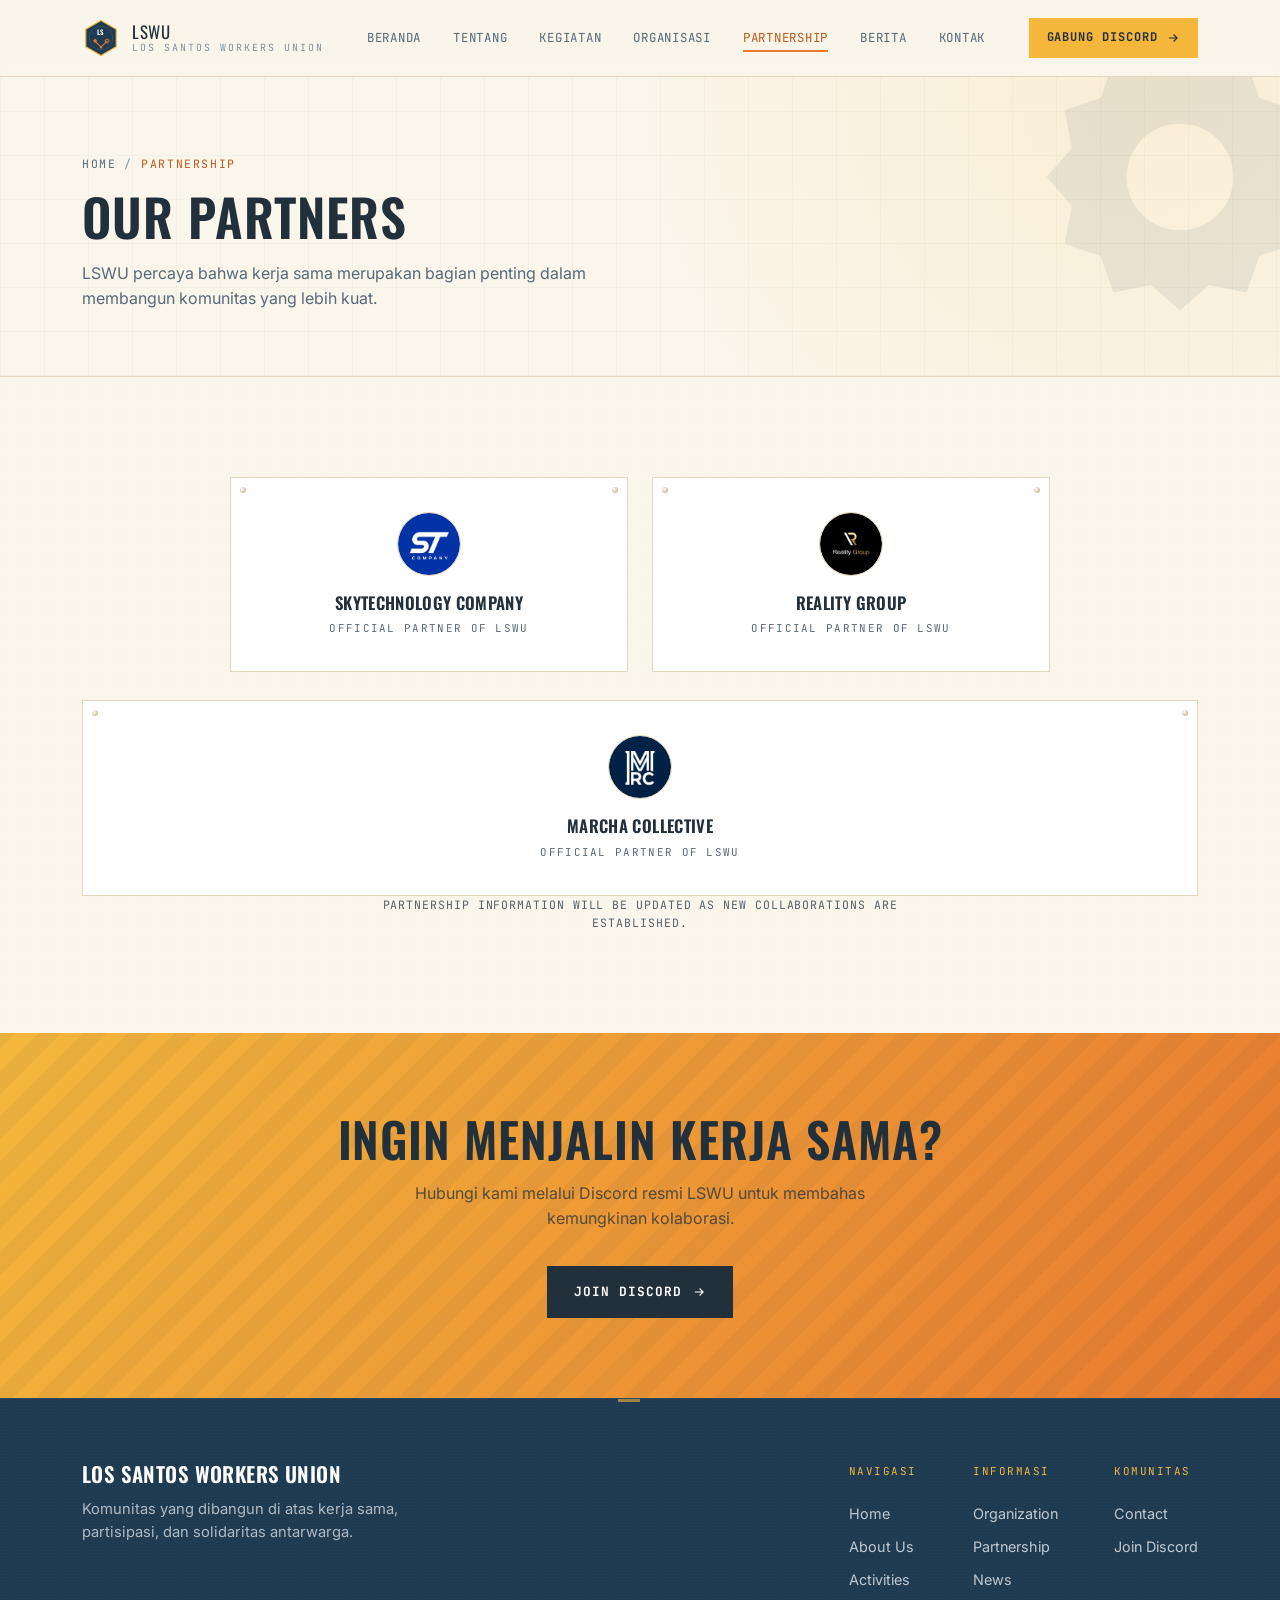
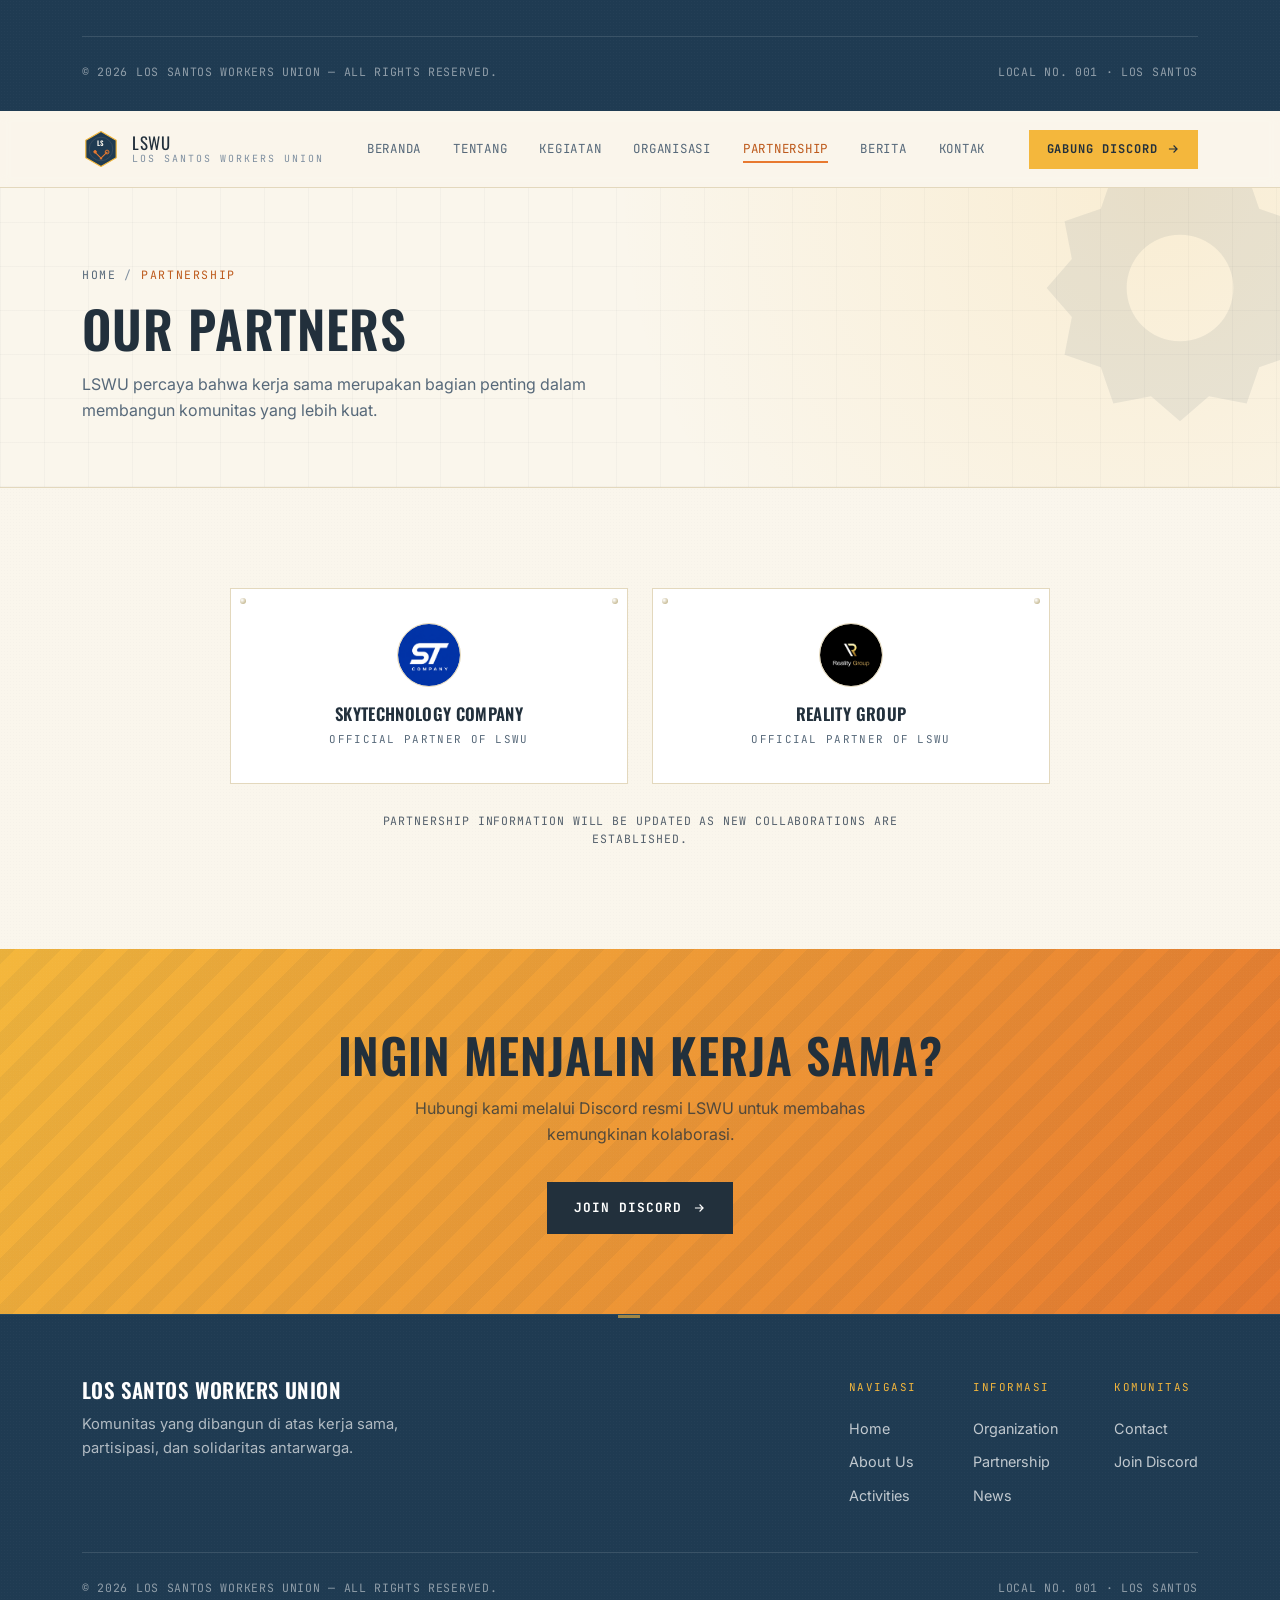
<file: partnership.html>
<!DOCTYPE html>
<html lang="id">
<head>
<meta charset="UTF-8">
<meta name="viewport" content="width=device-width, initial-scale=1.0">
<title>Partnership — LSWU</title>
<meta name="description" content="Komunitas dan organisasi yang bekerja sama secara resmi dengan Los Santos Workers Union.">
<link rel="preconnect" href="https://fonts.googleapis.com">
<link rel="preconnect" href="https://fonts.gstatic.com" crossorigin>
<link href="https://fonts.googleapis.com/css2?family=Oswald:wght@400;500;600;700&family=Inter:wght@400;500;600;700&family=JetBrains+Mono:wght@400;500;700&display=swap" rel="stylesheet">
<link rel="stylesheet" href="css/style.css">
</head><!DOCTYPE html>
<html lang="id">
<head>
<meta charset="UTF-8">
<meta name="viewport" content="width=device-width, initial-scale=1.0">
<title>Partnership — LSWU</title>
<meta name="description" content="Komunitas dan organisasi yang bekerja sama secara resmi dengan Los Santos Workers Union.">
<link rel="preconnect" href="https://fonts.googleapis.com">
<link rel="preconnect" href="https://fonts.gstatic.com" crossorigin>
<link href="https://fonts.googleapis.com/css2?family=Oswald:wght@400;500;600;700&family=Inter:wght@400;500;600;700&family=JetBrains+Mono:wght@400;500;700&display=swap" rel="stylesheet">
<link rel="stylesheet" href="css/style.css">
</head>
<body>

<div class="scroll-progress" id="scrollProgress"></div>

<header id="siteHeader">
  <nav class="wrap">
    <a href="index.html" class="brand">
      <svg class="brand-mark" viewBox="0 0 100 100" fill="none">
        <path d="M50 4 L90 27 L90 73 L50 96 L10 73 L10 27 Z" fill="#1f3b52" stroke="#f4b73c" stroke-width="3" stroke-linejoin="round"/>
        <circle cx="50" cy="50" r="31" stroke="#54606c" stroke-width="1.2"/>
        <text x="50" y="42" text-anchor="middle" font-family="Oswald, sans-serif" font-size="18" letter-spacing="1" fill="#faf6ec" font-weight="700">LS</text>
        <g stroke="#e8792f" stroke-width="3" stroke-linecap="round">
          <line x1="34" y1="58" x2="52" y2="76"/>
          <line x1="66" y1="58" x2="48" y2="76"/>
        </g>
        <rect x="30.5" y="53.5" width="8" height="8" rx="1.5" fill="#e8792f" transform="rotate(-45 34.5 57.5)"/>
        <circle cx="66" cy="58" r="5" fill="none" stroke="#e8792f" stroke-width="2.6"/>
      </svg>
      <div class="brand-text">LSWU<span>Los Santos Workers Union</span></div>
    </a>
    <ul class="nav-links">
      <li><a href="index.html">Beranda</a></li>
      <li><a href="about.html">Tentang</a></li>
      <li><a href="activities.html">Kegiatan</a></li>
      <li><a href="organization.html">Organisasi</a></li>
      <li><a href="partnership.html">Partnership</a></li>
      <li><a href="news.html">Berita</a></li>
      <li><a href="contact.html">Kontak</a></li>
    </ul>
    <a href="https://discord.gg/83dWM9myWm" target="_blank" rel="noopener noreferrer" class="nav-cta">
      Gabung Discord
      <svg width="14" height="14" viewBox="0 0 24 24" fill="none" stroke="currentColor" stroke-width="2"><path d="M5 12h14M13 6l6 6-6 6"/></svg>
    </a>
    <button class="burger" id="burgerBtn" aria-label="Buka menu navigasi" aria-expanded="false">
      <span></span><span></span><span></span>
    </button>
  </nav>
</header>

<main>

  <section class="page-hero">
    <div class="wrap">
      <div class="breadcrumb">
        <a href="index.html">Home</a><span class="sep">/</span><span class="current">Partnership</span>
      </div>
      <h1>Our Partners</h1>
      <p>LSWU percaya bahwa kerja sama merupakan bagian penting dalam membangun komunitas yang lebih kuat.</p>
    </div>
  </section>

  <section class="section-charcoal2">
    <div class="wrap">

      <div class="partner-grid">
        <!-- Ganti "assets/logo-partner-1.png" dengan nama file logo partner (taruh file gambar di folder assets/) -->
        <div class="partner-card reveal detail-trigger" tabindex="0" role="button"
          data-eyebrow="Official Partner" data-title="Partner Name One"
          data-meta1-label="Kategori" data-meta1-value="Komunitas RP"
          data-meta2-label="Kerja Sama Sejak" data-meta2-value="2026"
          data-body="Partner resmi LSWU yang menjalin kerja sama lintas komunitas untuk memperluas jaringan dan kegiatan bersama."
          data-list-label="Bentuk Kerja Sama"
          data-list="Kolaborasi kegiatan komunitas|Promosi silang antar komunitas|Dukungan event bersama">
          <div class="partner-logo"><img src="SkyTech.png" alt="Logo Partner Name One"></div>
          <h4>Skytechnology Company</h4>
          <div class="partner-tag">Official Partner of LSWU</div>
        </div>
        <!-- Ganti "assets/logo-partner-2.png" dengan nama file logo partner kedua -->
        <div class="partner-card reveal detail-trigger" tabindex="0" role="button"
          data-eyebrow="Official Partner" data-title="Partner Name Two"
          data-meta1-label="Kategori" data-meta1-value="Komunitas RP"
          data-meta2-label="Kerja Sama Sejak" data-meta2-value="2026"
          data-body="Partner resmi LSWU yang menjalin kerja sama lintas komunitas untuk memperluas jaringan dan kegiatan bersama."
          data-list-label="Bentuk Kerja Sama"
          data-list="Kolaborasi kegiatan komunitas|Promosi silang antar komunitas|Dukungan event bersama">
          <div class="partner-logo"><img src="RG.png" alt="Logo Partner Name Two"></div>
          <h4>Reality Group</h4>
          <div class="partner-tag">Official Partner of LSWU</div>
        </div>
      </div>
      <!-- Ganti "assets/logo-partner-3.png" dengan nama file logo partner kedua -->
        <div class="partner-card reveal detail-trigger" tabindex="0" role="button"
          data-eyebrow="Official Partner" data-title="Partner Name Two"
          data-meta1-label="Kategori" data-meta1-value="Komunitas RP"
          data-meta2-label="Kerja Sama Sejak" data-meta2-value="2026"
          data-body="Partner resmi LSWU yang menjalin kerja sama lintas komunitas untuk memperluas jaringan dan kegiatan bersama."
          data-list-label="Bentuk Kerja Sama"
          data-list="Kolaborasi kegiatan komunitas|Promosi silang antar komunitas|Dukungan event bersama">
          <div class="partner-logo"><img src="MC.png" alt="Logo Partner Name Tree"></div>
          <h4>MARCHA COLLECTIVE</h4>
          <div class="partner-tag">Official Partner of LSWU</div>
        </div>
      <p class="partner-note reveal">Partnership information will be updated as new collaborations are established.</p>
    </div>
  </section>

  <section class="join-band">
    <div class="wrap">
      <h2>Ingin Menjalin Kerja Sama?</h2>
      <p>Hubungi kami melalui Discord resmi LSWU untuk membahas kemungkinan kolaborasi.</p>
      <a href="https://discord.gg/83dWM9myWm" target="_blank" rel="noopener noreferrer" class="btn btn-discord">
        Join Discord
        <svg class="btn-icon" width="14" height="14" viewBox="0 0 24 24" fill="none" stroke="currentColor" stroke-width="2"><path d="M5 12h14M13 6l6 6-6 6"/></svg>
      </a>
    </div>
  </section>

</main>

<div class="detail-modal" id="detailModal" aria-hidden="true">
  <div class="detail-modal-backdrop" data-close></div>
  <div class="detail-modal-panel" role="dialog" aria-modal="true" aria-labelledby="detailModalTitle">
    <button class="detail-modal-close" data-close aria-label="Tutup detail">
      <svg width="18" height="18" viewBox="0 0 24 24" fill="none" stroke="currentColor" stroke-width="2"><path d="M6 6l12 12M18 6L6 18"/></svg>
    </button>
    <div class="detail-modal-eyebrow" id="detailModalEyebrow"></div>
    <h3 id="detailModalTitle"></h3>
    <div class="detail-modal-meta">
      <div id="detailModalMeta1">
        <span id="detailModalMeta1Label"></span>
        <strong id="detailModalMeta1Value"></strong>
      </div>
      <div id="detailModalMeta2">
        <span id="detailModalMeta2Label"></span>
        <strong id="detailModalMeta2Value"></strong>
      </div>
    </div>
    <p id="detailModalBody"></p>
    <div class="detail-modal-list" id="detailModalListWrap">
      <span class="detail-modal-list-label" id="detailModalListLabel"></span>
      <ul id="detailModalList"></ul>
    </div>
  </div>
</div>

<footer>
  <div class="wrap">
    <div class="footer-grid">
      <div class="footer-brand">
        <h3>Los Santos Workers Union</h3>
        <p>Komunitas yang dibangun di atas kerja sama, partisipasi, dan solidaritas antarwarga.</p>
      </div>
      <div class="footer-links">
        <div class="col">
          <div class="label">Navigasi</div>
          <a href="index.html">Home</a>
          <a href="about.html">About Us</a>
          <a href="activities.html">Activities</a>
        </div>
        <div class="col">
          <div class="label">Informasi</div>
          <a href="organization.html">Organization</a>
          <a href="partnership.html">Partnership</a>
          <a href="news.html">News</a>
        </div>
        <div class="col">
          <div class="label">Komunitas</div>
          <a href="contact.html">Contact</a>
          <a href="https://discord.gg/83dWM9myWm" target="_blank" rel="noopener noreferrer">Join Discord</a>
        </div>
      </div>
    </div>
    <div class="footer-bottom">
      <span>&copy; 2026 Los Santos Workers Union &mdash; All Rights Reserved.</span>
      <span>Local No. 001 &middot; Los Santos</span>
    </div>
  </div>
</footer>

<script src="js/main.js"></script>
</body>
</html>
<body>

<div class="scroll-progress" id="scrollProgress"></div>

<header id="siteHeader">
  <nav class="wrap">
    <a href="index.html" class="brand">
      <svg class="brand-mark" viewBox="0 0 100 100" fill="none">
        <path d="M50 4 L90 27 L90 73 L50 96 L10 73 L10 27 Z" fill="#1f3b52" stroke="#f4b73c" stroke-width="3" stroke-linejoin="round"/>
        <circle cx="50" cy="50" r="31" stroke="#54606c" stroke-width="1.2"/>
        <text x="50" y="42" text-anchor="middle" font-family="Oswald, sans-serif" font-size="18" letter-spacing="1" fill="#faf6ec" font-weight="700">LS</text>
        <g stroke="#e8792f" stroke-width="3" stroke-linecap="round">
          <line x1="34" y1="58" x2="52" y2="76"/>
          <line x1="66" y1="58" x2="48" y2="76"/>
        </g>
        <rect x="30.5" y="53.5" width="8" height="8" rx="1.5" fill="#e8792f" transform="rotate(-45 34.5 57.5)"/>
        <circle cx="66" cy="58" r="5" fill="none" stroke="#e8792f" stroke-width="2.6"/>
      </svg>
      <div class="brand-text">LSWU<span>Los Santos Workers Union</span></div>
    </a>
    <ul class="nav-links">
      <li><a href="index.html">Beranda</a></li>
      <li><a href="about.html">Tentang</a></li>
      <li><a href="activities.html">Kegiatan</a></li>
      <li><a href="organization.html">Organisasi</a></li>
      <li><a href="partnership.html">Partnership</a></li>
      <li><a href="news.html">Berita</a></li>
      <li><a href="contact.html">Kontak</a></li>
    </ul>
    <a href="https://discord.gg/83dWM9myWm" target="_blank" rel="noopener noreferrer" class="nav-cta">
      Gabung Discord
      <svg width="14" height="14" viewBox="0 0 24 24" fill="none" stroke="currentColor" stroke-width="2"><path d="M5 12h14M13 6l6 6-6 6"/></svg>
    </a>
    <button class="burger" id="burgerBtn" aria-label="Buka menu navigasi" aria-expanded="false">
      <span></span><span></span><span></span>
    </button>
  </nav>
</header>

<main>

  <section class="page-hero">
    <div class="wrap">
      <div class="breadcrumb">
        <a href="index.html">Home</a><span class="sep">/</span><span class="current">Partnership</span>
      </div>
      <h1>Our Partners</h1>
      <p>LSWU percaya bahwa kerja sama merupakan bagian penting dalam membangun komunitas yang lebih kuat.</p>
    </div>
  </section>

  <section class="section-charcoal2">
    <div class="wrap">

      <div class="partner-grid">
        <!-- Ganti "assets/logo-partner-1.png" dengan nama file logo partner (taruh file gambar di folder assets/) -->
        <div class="partner-card reveal">
          <div class="partner-logo"><img src="SkyTech.png" alt="Logo Partner Name One"></div>
          <h4>SkyTechnology Company</h4>
          <div class="partner-tag">Official Partner of LSWU</div>
        </div>
        <!-- Ganti "assets/logo-partner-2.png" dengan nama file logo partner kedua -->
        <div class="partner-card reveal">
          <div class="partner-logo"><img src="RG.png" alt="Logo Partner Name Two"></div>
          <h4>Reality Group</h4>
          <div class="partner-tag">Official Partner of LSWU</div>
        </div>
      </div>
      <p class="partner-note reveal">Partnership information will be updated as new collaborations are established.</p>
    </div>
  </section>

  <section class="join-band">
    <div class="wrap">
      <h2>Ingin Menjalin Kerja Sama?</h2>
      <p>Hubungi kami melalui Discord resmi LSWU untuk membahas kemungkinan kolaborasi.</p>
      <a href="https://discord.gg/83dWM9myWm" target="_blank" rel="noopener noreferrer" class="btn btn-discord">
        Join Discord
        <svg class="btn-icon" width="14" height="14" viewBox="0 0 24 24" fill="none" stroke="currentColor" stroke-width="2"><path d="M5 12h14M13 6l6 6-6 6"/></svg>
      </a>
    </div>
  </section>

</main>

<footer>
  <div class="wrap">
    <div class="footer-grid">
      <div class="footer-brand">
        <h3>Los Santos Workers Union</h3>
        <p>Komunitas yang dibangun di atas kerja sama, partisipasi, dan solidaritas antarwarga.</p>
      </div>
      <div class="footer-links">
        <div class="col">
          <div class="label">Navigasi</div>
          <a href="index.html">Home</a>
          <a href="about.html">About Us</a>
          <a href="activities.html">Activities</a>
        </div>
        <div class="col">
          <div class="label">Informasi</div>
          <a href="organization.html">Organization</a>
          <a href="partnership.html">Partnership</a>
          <a href="news.html">News</a>
        </div>
        <div class="col">
          <div class="label">Komunitas</div>
          <a href="contact.html">Contact</a>
          <a href="https://discord.gg/83dWM9myWm" target="_blank" rel="noopener noreferrer">Join Discord</a>
        </div>
      </div>
    </div>
    <div class="footer-bottom">
      <span>&copy; 2026 Los Santos Workers Union &mdash; All Rights Reserved.</span>
      <span>Local No. 001 &middot; Los Santos</span>
    </div>
  </div>
</footer>

<script src="js/main.js"></script>
</body>
</html>
</file>
<file: css/style.css>
/* ==========================================================================
   LSWU — LOS SANTOS WORKERS UNION — SHARED STYLESHEET
   Bright workshop identity: daylight-cream backgrounds, navy grounding,
   safety-yellow & warm-orange accents. Used by every page.
   ========================================================================== */

:root{
  --cream:#faf6ec;
  --cream-2:#f1e9d4;
  --card:#ffffff;
  --line:#e3d8bd;
  --navy:#1f3b52;
  --navy-2:#28495f;
  --ink:#22303c;
  --ink-soft:#57697a;
  --steel:#7f8fa0;
  --steel-dark:#54606c;
  --yellow:#f4b73c;
  --yellow-dark:#c98f1f;
  --orange:#e8792f;
  --orange-dark:#bd5a1c;
  --white:#ffffff;

  --font-display:'Oswald', sans-serif;
  --font-body:'Inter', sans-serif;
  --font-mono:'JetBrains Mono', monospace;
}

*{box-sizing:border-box;margin:0;padding:0;}
html{scroll-behavior:smooth;}
body{
  font-family:var(--font-body);
  background:var(--cream);
  color:var(--ink);
  line-height:1.6;
  -webkit-font-smoothing:antialiased;
  overflow-x:hidden;
}
img{max-width:100%;display:block;}
a{color:inherit;text-decoration:none;}
ul{list-style:none;}

h1,h2,h3,h4{
  font-family:var(--font-display);
  text-transform:uppercase;
  letter-spacing:0.02em;
  font-weight:600;
  line-height:1.08;
}

.eyebrow{
  font-family:var(--font-mono);
  font-size:0.72rem;
  letter-spacing:0.22em;
  text-transform:uppercase;
  color:var(--orange-dark);
  display:flex;
  align-items:center;
  gap:10px;
  margin-bottom:18px;
}
.eyebrow::before{
  content:"";
  width:26px;
  height:2px;
  background:var(--orange-dark);
  display:inline-block;
}
section .eyebrow.on-paper{color:var(--orange-dark);}
section .eyebrow.on-paper::before{background:var(--orange-dark);}

:focus-visible{
  outline:3px solid var(--yellow);
  outline-offset:3px;
}

.wrap{
  max-width:1180px;
  margin:0 auto;
  padding:0 32px;
}

/* subtle grain overlay for depth */
.grain{
  position:relative;
}
.grain::after{
  content:"";
  position:absolute;
  inset:0;
  pointer-events:none;
  opacity:0.5;
  background-image:radial-gradient(rgba(34,48,60,0.035) 1px, transparent 1px);
  background-size:3px 3px;
}

/* ---------- SCROLL PROGRESS ---------- */
.scroll-progress{
  position:fixed;
  top:0;left:0;
  height:3px;
  width:0%;
  background:var(--yellow);
  z-index:200;
  transition:width .08s linear;
}

/* ---------- RIVET / TEXTURE UTILS ---------- */
.riveted{
  position:relative;
  border:1px solid var(--line);
}
.riveted::before,.riveted::after{
  content:"";
  position:absolute;
  width:7px;height:7px;
  border-radius:50%;
  background:radial-gradient(circle at 35% 35%, #ffffff, #c9bd98 70%);
  top:10px;
}
.riveted::before{left:10px;}
.riveted::after{right:10px;}

/* rivet corners for card surfaces — reuses .riveted's dot technique */
.quick-card,
.partner-card{
  position:relative;
}
.detail-trigger{cursor:pointer;}
.detail-trigger:focus-visible{outline:2px solid var(--yellow);outline-offset:3px;}
.quick-card::before,.quick-card::after,
.partner-card::before,.partner-card::after{
  content:"";
  position:absolute;
  width:6px;height:6px;
  border-radius:50%;
  background:radial-gradient(circle at 35% 35%, #ffffff, #c9bd98 70%);
  top:9px;
}
.quick-card::before,.partner-card::before{left:9px;}
.quick-card::after,.partner-card::after{right:9px;}

/* subtle grain for depth across major bands */
.section-dark::after,.section-charcoal2::after,.hero::after{
  content:"";
  position:absolute;
  inset:0;
  pointer-events:none;
  opacity:0.6;
  background-image:radial-gradient(rgba(34,48,60,0.03) 1px, transparent 1px);
  background-size:3px 3px;
  z-index:0;
}
.join-band::after,footer::after{
  content:"";
  position:absolute;
  inset:0;
  pointer-events:none;
  opacity:0.4;
  background-image:radial-gradient(rgba(255,255,255,0.05) 1px, transparent 1px);
  background-size:3px 3px;
  z-index:0;
}
.section-dark,.section-charcoal2,.hero,.join-band,footer{
  position:relative;
}
.section-dark>.wrap,.section-charcoal2>.wrap,.hero>.wrap,.join-band>.wrap,footer>.wrap{
  position:relative;
  z-index:1;
}

.hazard-divider{
  height:14px;
  width:100%;
  background:repeating-linear-gradient(
    -45deg,
    var(--yellow) 0 18px,
    var(--navy) 18px 36px
  );
  background-color: var(--navy);
}

/* ---------- NAV ---------- */
header{
  position:sticky;
  top:0;
  z-index:100;
  background:rgba(250,246,236,0.9);
  backdrop-filter:blur(6px);
  border-bottom:1px solid var(--line);
}
nav.wrap{
  display:flex;
  align-items:center;
  justify-content:space-between;
  height:76px;
}
.brand{
  display:flex;
  align-items:center;
  gap:12px;
}
.brand-mark{width:38px;height:38px;flex-shrink:0;}
.brand-text{
  font-family:var(--font-display);
  font-size:1.05rem;
  letter-spacing:0.04em;
  line-height:1.05;
  color:var(--ink);
}
.brand-text span{
  display:block;
  font-family:var(--font-mono);
  font-size:0.62rem;
  letter-spacing:0.2em;
  color:var(--steel);
  text-transform:uppercase;
  margin-top:2px;
}
.nav-links{
  display:flex;
  gap:32px;
  font-family:var(--font-mono);
  font-size:0.78rem;
  letter-spacing:0.06em;
  text-transform:uppercase;
}
.nav-links a{
  color:var(--ink-soft);
  position:relative;
  padding:6px 0;
  transition:color .2s ease;
}
.nav-links a:hover, .nav-links a:focus-visible{color:var(--ink);}
.nav-links a::after{
  content:"";
  position:absolute;
  left:0;bottom:0;
  width:0;height:2px;
  background:var(--orange);
  transition:width .2s ease;
}
.nav-links a:hover::after{width:100%;}
.nav-links a.active{color:var(--orange-dark);}
.nav-links a.active::after{width:100%;}

.nav-cta{
  font-family:var(--font-mono);
  font-size:0.75rem;
  letter-spacing:0.08em;
  text-transform:uppercase;
  background:var(--yellow);
  color:var(--ink);
  padding:10px 18px;
  font-weight:700;
  border:none;
  cursor:pointer;
  display:inline-flex;
  align-items:center;
  gap:8px;
  transition:transform .15s ease, background .2s ease, color .2s ease;
}
.nav-cta:hover{background:var(--ink);color:var(--white);transform:translateY(-2px);}

.burger{
  display:none;
  flex-direction:column;
  gap:5px;
  background:none;
  border:none;
  cursor:pointer;
  padding:6px;
}
.burger span{width:24px;height:2px;background:var(--ink);transition:transform .2s ease, opacity .2s ease;}
header.nav-open .burger span:nth-child(1){transform:translateY(7px) rotate(45deg);}
header.nav-open .burger span:nth-child(2){opacity:0;}
header.nav-open .burger span:nth-child(3){transform:translateY(-7px) rotate(-45deg);}

/* ---------- HOME HERO ---------- */
.hero{
  position:relative;
  padding:120px 0 100px;
  background:
    radial-gradient(circle at 85% 12%, rgba(244,183,60,0.16), transparent 45%),
    repeating-linear-gradient(0deg, rgba(34,48,60,0.035) 0 1px, transparent 1px 44px),
    repeating-linear-gradient(90deg, rgba(34,48,60,0.035) 0 1px, transparent 1px 44px),
    var(--cream);
  overflow:hidden;
}
.hero-grid{
  display:grid;
  grid-template-columns:1.15fr 0.85fr;
  gap:64px;
  align-items:center;
}
.hero h1{
  font-size:clamp(2.6rem, 5.4vw, 4.6rem);
  color:var(--ink);
  opacity:0;
  transform:translateY(18px);
  animation:riseIn .7s ease forwards .1s;
}
.hero h1 em{
  font-style:normal;
  color:var(--orange-dark);
}
.hero-sub{
  font-family:var(--font-display);
  text-transform:uppercase;
  font-size:1.05rem;
  letter-spacing:0.08em;
  color:var(--orange-dark);
  margin:18px 0 20px;
  opacity:0;
  transform:translateY(18px);
  animation:riseIn .7s ease forwards .25s;
}
.hero p.lead{
  max-width:520px;
  color:var(--ink-soft);
  font-size:1.02rem;
  opacity:0;
  transform:translateY(18px);
  animation:riseIn .7s ease forwards .4s;
}
.hero-actions{
  display:flex;
  gap:16px;
  margin-top:38px;
  flex-wrap:wrap;
  opacity:0;
  transform:translateY(18px);
  animation:riseIn .7s ease forwards .55s;
}
@keyframes riseIn{to{opacity:1;transform:translateY(0);}}

.btn{
  font-family:var(--font-mono);
  font-size:0.8rem;
  letter-spacing:0.08em;
  text-transform:uppercase;
  padding:15px 26px;
  font-weight:700;
  display:inline-flex;
  align-items:center;
  gap:10px;
  border:1px solid transparent;
  cursor:pointer;
  transition:transform .15s ease, background .2s ease, color .2s ease, border-color .2s ease, box-shadow .15s ease;
}
.btn:active{transform:translateY(0) scale(0.97);}
.btn-primary{background:var(--yellow);color:var(--ink);}
.btn-primary:hover{background:var(--ink);color:var(--white);transform:translateY(-2px);}
.btn-ghost{border-color:var(--steel-dark);color:var(--ink);}
.btn-ghost:hover{border-color:var(--orange-dark);color:var(--orange-dark);transform:translateY(-2px);}
.btn-icon{transition:transform .2s ease;}
.btn:hover .btn-icon{transform:translateX(3px);}

/* union seal badge */
.seal-wrap{
  display:flex;
  justify-content:center;
  align-items:center;
}
.seal{
  width:min(340px, 80vw);
  height:min(340px, 80vw);
  animation:spinSlow 60s linear infinite;
}
@media (prefers-reduced-motion: reduce){
  .seal{animation:none;}
  .hero h1,.hero-sub,.hero p.lead,.hero-actions{animation:none;opacity:1;transform:none;}
}
@keyframes spinSlow{to{transform:rotate(360deg);}}

/* ---------- INTERNAL PAGE HERO (banner) ---------- */
.page-hero{
  position:relative;
  padding:78px 0 64px;
  overflow:hidden;
  background:
    radial-gradient(circle at 90% 0%, rgba(244,183,60,0.14), transparent 45%),
    repeating-linear-gradient(0deg, rgba(34,48,60,0.03) 0 1px, transparent 1px 44px),
    repeating-linear-gradient(90deg, rgba(34,48,60,0.03) 0 1px, transparent 1px 44px),
    var(--cream);
  border-bottom:1px solid var(--line);
}
.page-hero::before{
  content:"";
  position:absolute;
  top:-60px;right:-60px;
  width:320px;height:320px;
  background-image:url("data:image/svg+xml,%3Csvg%20xmlns%3D%22http%3A%2F%2Fwww.w3.org%2F2000%2Fsvg%22%20viewBox%3D%220%200%20240%20240%22%3E%3Cpath%20fill-rule%3D%22evenodd%22%20d%3D%22M%20120%2020%20L%20141.7%2038.9%20L%20170%2033.4%20L%20179.4%2060.6%20L%20206.6%2070%20L%20201.1%2098.3%20L%20220%20120%20L%20201.1%20141.7%20L%20206.6%20170%20L%20179.4%20179.4%20L%20170%20206.6%20L%20141.7%20201.1%20L%20120%20220%20L%2098.3%20201.1%20L%2070%20206.6%20L%2060.6%20179.4%20L%2033.4%20170%20L%2038.9%20141.7%20L%2020%20120%20L%2038.9%2098.3%20L%2033.4%2070%20L%2060.6%2060.6%20L%2070%2033.4%20L%2098.3%2038.9%20Z%20M120%2080a40%2040%200%20100%2080%2040%2040%200%20000-80z%22%20fill%3D%22%231f3b52%22%2F%3E%3C%2Fsvg%3E");
  background-size:contain;
  background-repeat:no-repeat;
  opacity:0.08;
  pointer-events:none;
  animation:spinSlow 90s linear infinite;
}
@media (prefers-reduced-motion: reduce){
  .page-hero::before{animation:none;}
}
.page-hero .wrap{position:relative;z-index:1;}
.breadcrumb{
  font-family:var(--font-mono);
  font-size:0.72rem;
  letter-spacing:0.14em;
  text-transform:uppercase;
  color:var(--ink-soft);
  margin-bottom:16px;
  display:flex;
  align-items:center;
  gap:8px;
}
.breadcrumb a{color:var(--ink-soft);transition:color .2s ease;}
.breadcrumb a:hover{color:var(--orange-dark);}
.breadcrumb .sep{color:var(--steel);}
.breadcrumb .current{color:var(--orange-dark);}
.page-hero h1{
  font-size:clamp(2rem, 4.4vw, 3.2rem);
  color:var(--ink);
}
.page-hero p{
  margin-top:16px;
  max-width:560px;
  color:var(--ink-soft);
  font-size:1rem;
}

/* ---------- SECTION BASE ---------- */
section{padding:100px 0;}
.section-dark{background:var(--cream-2);}
.section-paper{background:var(--card);color:var(--ink);}
.section-charcoal2{background:var(--cream);}

.section-head{
  max-width:640px;
  margin-bottom:56px;
}
.section-head h2{
  font-size:clamp(1.8rem, 3.4vw, 2.6rem);
}
.section-dark .section-head h2, .section-charcoal2 .section-head h2{color:var(--ink);}
.section-paper .section-head h2{color:var(--ink);}
.section-head p{
  margin-top:16px;
  max-width:560px;
}
.section-dark .section-head p, .section-charcoal2 .section-head p{color:var(--ink-soft);}
.section-paper .section-head p{color:var(--ink-soft);}

.reveal{
  opacity:0;
  transform:translateY(24px);
  transition:opacity .6s ease, transform .6s ease;
}
.reveal.is-visible{opacity:1;transform:translateY(0);}

/* ---------- WHAT WE DO / CARD GRID ---------- */
.card-grid{
  display:grid;
  grid-template-columns:repeat(4, 1fr);
  gap:22px;
}
.task-card{
  background:var(--card);
  border:1px solid var(--line);
  padding:30px 24px;
  position:relative;
  transition:transform .2s ease, border-color .2s ease, box-shadow .2s ease;
}
.task-card::after,.contact-card::after,.notice::after{
  content:"";
  position:absolute;
  top:0;right:0;
  width:0;height:0;
  border-style:solid;
  border-width:0 18px 18px 0;
  border-color:transparent rgba(34,48,60,0.07) transparent transparent;
}
.task-card:hover{
  transform:translateY(-6px);
  border-color:var(--orange);
  box-shadow:0 14px 28px rgba(34,48,60,0.12);
}
.task-icon{
  width:40px;height:40px;
  color:var(--orange-dark);
  margin-bottom:18px;
}
.task-card h3{
  font-size:1.02rem;
  color:var(--ink);
  margin-bottom:10px;
}
.task-card p{
  font-size:0.9rem;
  color:var(--ink-soft);
}

/* ---------- QUICK LINKS (home page teasers to other pages) ---------- */
.quick-grid{
  display:grid;
  grid-template-columns:repeat(3, 1fr);
  gap:22px;
}
.quick-card{
  background:var(--card);
  border:1px solid var(--line);
  padding:30px 26px;
  transition:transform .2s ease, border-color .2s ease, box-shadow .2s ease;
  display:flex;
  flex-direction:column;
  height:100%;
}
.quick-card:hover{transform:translateY(-6px);border-color:var(--orange);box-shadow:0 14px 28px rgba(34,48,60,0.12);}
.quick-card .num{
  font-family:var(--font-mono);
  font-size:0.72rem;
  letter-spacing:0.14em;
  color:var(--orange-dark);
  margin-bottom:14px;
}
.quick-card h3{
  font-size:1.15rem;
  color:var(--ink);
  margin-bottom:10px;
}
.quick-card p{
  font-size:0.9rem;
  color:var(--ink-soft);
  flex-grow:1;
  margin-bottom:18px;
}
.quick-card .go{
  font-family:var(--font-mono);
  font-size:0.72rem;
  letter-spacing:0.1em;
  text-transform:uppercase;
  color:var(--orange-dark);
  display:inline-flex;
  align-items:center;
  gap:6px;
}
.quick-card .go svg{transition:transform .2s ease;}
.quick-card:hover .go svg{transform:translateX(4px);}

/* ---------- ABOUT ---------- */
.about-grid{
  display:grid;
  grid-template-columns:1fr 1fr;
  gap:60px;
  align-items:start;
}
.about-copy p{color:var(--ink-soft);margin-bottom:16px;max-width:540px;}
.vision-block{
  border-left:3px solid var(--yellow);
  padding-left:22px;
  margin-top:32px;
}
.vision-block .label{
  font-family:var(--font-mono);
  font-size:0.7rem;
  letter-spacing:0.18em;
  text-transform:uppercase;
  color:var(--orange-dark);
  margin-bottom:10px;
}
.vision-block p{
  font-family:var(--font-display);
  font-size:1.2rem;
  text-transform:none;
  letter-spacing:0.01em;
  color:var(--ink);
  line-height:1.4;
}

.checklist{
  background:var(--card);
  border:1px solid var(--line);
  padding:34px;
}
.checklist .label{
  font-family:var(--font-mono);
  font-size:0.7rem;
  letter-spacing:0.18em;
  text-transform:uppercase;
  color:var(--orange-dark);
  margin-bottom:20px;
}
.checklist li{
  display:flex;
  gap:14px;
  padding:13px 0;
  border-bottom:1px dashed var(--line);
  color:var(--ink-soft);
  font-size:0.95rem;
}
.checklist li:last-child{border-bottom:none;}
.checklist li::before{
  content:"✓";
  flex-shrink:0;
  width:22px;height:22px;
  display:flex;
  align-items:center;
  justify-content:center;
  background:var(--yellow);
  color:var(--ink);
  font-size:0.75rem;
  font-weight:700;
}

/* ---------- ACTIVITIES (ticket cards) ---------- */
.ticket-grid{
  display:grid;
  grid-template-columns:repeat(2, 1fr);
  gap:26px;
}
.ticket{
  display:grid;
  grid-template-columns:1fr auto;
  background:var(--card);
  border:1px solid var(--line);
  position:relative;
  overflow:hidden;
  transition:transform .2s ease, box-shadow .2s ease;
}
.ticket:hover{transform:translateY(-4px);box-shadow:0 14px 28px rgba(34,48,60,0.12);}
.ticket-main{padding:28px 24px;}
.ticket-main h3{
  font-size:1.08rem;
  color:var(--ink);
  margin-bottom:10px;
}
.ticket-main p{
  font-size:0.9rem;
  color:var(--ink-soft);
}
.ticket-stub{
  width:64px;
  border-left:2px dashed var(--line);
  display:flex;
  align-items:center;
  justify-content:center;
  background:repeating-linear-gradient(-45deg, var(--orange) 0 8px, var(--orange-dark) 8px 16px);
}
.ticket-stub span{
  writing-mode:vertical-rl;
  transform:rotate(180deg);
  font-family:var(--font-mono);
  font-size:0.68rem;
  letter-spacing:0.16em;
  color:var(--white);
  text-transform:uppercase;
}

/* ---------- ORGANIZATION (text hierarchy list) ---------- */
.rank-list{
  max-width:760px;
  margin:0 auto;
}
.rank-item{
  display:flex;
  gap:26px;
  align-items:flex-start;
  padding:26px 8px;
  border-bottom:1px solid var(--line);
  transition:transform .2s ease;
  cursor:pointer;
}
.rank-item:last-child{border-bottom:none;}
.rank-item:hover,.rank-item:focus-visible{transform:translateX(6px);}
.rank-item:focus-visible{outline:none;background:var(--card);}
.rank-num{
  flex-shrink:0;
  width:50px;height:50px;
  border-radius:50%;
  background:var(--card);
  border:2px solid var(--steel-dark);
  display:flex;
  align-items:center;
  justify-content:center;
  font-family:var(--font-mono);
  font-size:0.95rem;
  font-weight:700;
  color:var(--ink);
}
.rank-item.tier-lead .rank-num{border-color:var(--orange);color:var(--orange-dark);}
.rank-item.tier-core .rank-num{border-color:var(--yellow);color:var(--ink);}
.rank-item.tier-general .rank-num{border-color:var(--line);color:var(--ink-soft);background:var(--cream-2);}
.rank-body .role{
  font-family:var(--font-mono);
  font-size:0.62rem;
  letter-spacing:0.16em;
  text-transform:uppercase;
  color:var(--orange-dark);
  margin-bottom:4px;
}
.rank-body h3{
  font-size:1.2rem;
  color:var(--ink);
  margin-bottom:6px;
}
.rank-body p{
  font-size:0.92rem;
  color:var(--ink-soft);
  max-width:520px;
}
.rank-item{position:relative;}
.rank-item::after{
  content:"";
  position:absolute;
  right:8px;top:50%;
  width:9px;height:9px;
  border-right:2px solid var(--steel);
  border-bottom:2px solid var(--steel);
  transform:translateY(-50%) rotate(-45deg);
  transition:transform .2s ease, border-color .2s ease;
}
.rank-item:hover::after{border-color:var(--orange-dark);transform:translateY(-50%) rotate(-45deg) translateX(4px);}
@media (max-width: 560px){
  .rank-item{gap:16px;}
  .rank-num{width:42px;height:42px;font-size:0.82rem;}
}

/* ---------- PARTNERSHIP ---------- */
.partner-grid{
  display:grid;
  grid-template-columns:repeat(2, 1fr);
  gap:24px;
  max-width:820px;
  margin:0 auto 28px;
}
.partner-card{
  background:var(--card);
  border:1px solid var(--line);
  padding:34px 28px;
  text-align:center;
  transition:transform .2s ease, border-color .2s ease, box-shadow .2s ease;
}
.partner-card:hover{transform:translateY(-5px);border-color:var(--orange);box-shadow:0 14px 28px rgba(34,48,60,0.12);}
.partner-logo{
  width:64px;height:64px;
  margin:0 auto 18px;
  border-radius:50%;
  background:var(--cream-2);
  border:1px solid var(--line);
  display:flex;
  align-items:center;
  justify-content:center;
  color:var(--orange-dark);
  font-family:var(--font-display);
  font-size:1.2rem;
  overflow:hidden;
}
.partner-logo img{
  width:100%;
  height:100%;
  object-fit:cover;
  border-radius:50%;
}
.partner-card h4{
  font-size:1.05rem;
  color:var(--ink);
  text-transform:uppercase;
  margin-bottom:8px;
}
.partner-card .partner-tag{
  font-family:var(--font-mono);
  font-size:0.68rem;
  letter-spacing:0.12em;
  text-transform:uppercase;
  color:var(--ink-soft);
}
.partner-note{
  text-align:center;
  font-family:var(--font-mono);
  font-size:0.72rem;
  letter-spacing:0.08em;
  text-transform:uppercase;
  color:var(--steel-dark);
  max-width:520px;
  margin:0 auto;
}
@media (max-width: 640px){
  .partner-grid{grid-template-columns:1fr;}
}

/* ---------- NEWS ---------- */
.news-grid{
  display:grid;
  grid-template-columns:repeat(2, 1fr);
  gap:26px;
}
.notice{
  background:var(--card);
  border:1px solid var(--line);
  padding:30px 28px;
  position:relative;
  transition:transform .2s ease, box-shadow .2s ease;
}
.notice:hover{transform:translateY(-4px);box-shadow:0 14px 28px rgba(34,48,60,0.12);}
.notice::before{
  content:"";
  position:absolute;
  top:-9px;left:26px;
  width:16px;height:16px;
  border-radius:50%;
  background:var(--orange);
  box-shadow:0 2px 4px rgba(34,48,60,0.25);
}
.notice .date{
  font-family:var(--font-mono);
  font-size:0.7rem;
  letter-spacing:0.1em;
  text-transform:uppercase;
  color:var(--orange-dark);
  margin-bottom:10px;
}
.notice h3{
  font-size:1.1rem;
  color:var(--ink);
  margin-bottom:10px;
}
.notice p{
  font-size:0.9rem;
  color:var(--ink-soft);
  margin-bottom:18px;
}
.notice .stamp{
  position:absolute;
  top:24px;right:22px;
  font-family:var(--font-mono);
  font-size:0.62rem;
  letter-spacing:0.12em;
  color:var(--orange-dark);
  border:2px solid var(--orange-dark);
  padding:4px 9px;
  transform:rotate(8deg);
  opacity:0;
  transition:opacity .4s ease .3s, transform .4s ease .3s;
}
.notice.is-visible .stamp{opacity:0.9;transform:rotate(-6deg);}

.tag-row{
  display:flex;
  gap:10px;
  flex-wrap:wrap;
  margin-top:44px;
}
.tag{
  font-family:var(--font-mono);
  font-size:0.68rem;
  letter-spacing:0.1em;
  text-transform:uppercase;
  padding:7px 14px;
  border:1px solid var(--line);
  color:var(--ink-soft);
}

/* ---------- CONTACT / JOIN ---------- */
.join-band{
  background:linear-gradient(120deg, var(--yellow) 0%, var(--orange) 100%);
  padding:80px 0;
  text-align:center;
  position:relative;
  overflow:hidden;
}
.join-band::before{
  content:"";
  position:absolute;
  inset:0;
  background:repeating-linear-gradient(-45deg, rgba(34,48,60,0.05) 0 16px, transparent 16px 32px);
  pointer-events:none;
}
.join-band .wrap{position:relative;}
.join-band h2{
  color:var(--ink);
  font-size:clamp(1.9rem, 4vw, 3rem);
}
.join-band p{
  color:rgba(34,48,60,0.75);
  max-width:520px;
  margin:16px auto 34px;
}
.btn-discord{
  background:var(--ink);
  color:var(--white);
}
.btn-discord:hover{background:var(--white);color:var(--orange-dark);}

.contact-grid{
  display:grid;
  grid-template-columns:repeat(2, 1fr);
  gap:26px;
  margin-top:56px;
}
.contact-card{
  background:var(--card);
  border:1px solid var(--line);
  padding:28px;
  position:relative;
}
.contact-card .label{
  font-family:var(--font-mono);
  font-size:0.68rem;
  letter-spacing:0.14em;
  text-transform:uppercase;
  color:var(--orange-dark);
  margin-bottom:10px;
}
.contact-card h4{
  font-size:1.05rem;
  color:var(--ink);
  margin-bottom:8px;
}
.contact-card p{color:var(--ink-soft);font-size:0.92rem;}
.contact-card a.inline-link{
  color:var(--orange-dark);
  font-weight:600;
  border-bottom:1px solid var(--orange-dark);
  transition:opacity .2s ease;
}
.contact-card a.inline-link:hover{opacity:0.7;}

/* ---------- FOOTER ---------- */
footer{
  background:
    repeating-linear-gradient(90deg, rgba(244,183,60,0.6) 0 22px, transparent 22px 44px) top/44px 3px no-repeat,
    var(--navy);
  padding:64px 0 30px;
  border-top:1px solid var(--navy-2);
}
.footer-grid{
  display:flex;
  justify-content:space-between;
  align-items:flex-start;
  flex-wrap:wrap;
  gap:40px;
  padding-bottom:40px;
  border-bottom:1px solid rgba(255,255,255,0.12);
}
.footer-brand h3{
  font-size:1.3rem;
  color:var(--white);
  margin-bottom:12px;
}
.footer-brand p{
  color:rgba(255,255,255,0.65);
  max-width:340px;
  font-size:0.92rem;
}
.footer-links{
  display:flex;
  gap:56px;
  flex-wrap:wrap;
}
.footer-links .col .label{
  font-family:var(--font-mono);
  font-size:0.68rem;
  letter-spacing:0.14em;
  text-transform:uppercase;
  color:var(--yellow);
  margin-bottom:16px;
}
.footer-links a{
  display:block;
  color:rgba(255,255,255,0.72);
  font-size:0.9rem;
  padding:5px 0;
  transition:color .2s ease;
}
.footer-links a:hover{color:var(--white);}
.footer-bottom{
  display:flex;
  justify-content:space-between;
  align-items:center;
  padding-top:26px;
  flex-wrap:wrap;
  gap:12px;
  font-family:var(--font-mono);
  font-size:0.72rem;
  letter-spacing:0.06em;
  color:rgba(255,255,255,0.5);
  text-transform:uppercase;
}

/* ---------- RESPONSIVE ---------- */
@media (max-width: 900px){
  .hero-grid{grid-template-columns:1fr;}
  .seal-wrap{order:-1;}
  .seal{width:220px;height:220px;margin-bottom:10px;}
  .card-grid{grid-template-columns:repeat(2,1fr);}
  .quick-grid{grid-template-columns:1fr;}
  .about-grid{grid-template-columns:1fr;gap:40px;}
  .ticket-grid{grid-template-columns:1fr;}
  .news-grid{grid-template-columns:1fr;}
  .contact-grid{grid-template-columns:1fr;}
  .nav-links{display:none;}
  .nav-cta{display:none;}
  .burger{display:flex;}
  section{padding:70px 0;}
}
@media (max-width: 900px){
  header.nav-open .nav-links{
    display:flex;
    flex-direction:column;
    position:absolute;
    top:76px;left:0;right:0;
    background:var(--cream);
    padding:24px 32px;
    gap:18px;
    border-bottom:1px solid var(--line);
  }
  header.nav-open .nav-cta{
    display:inline-flex;
    position:absolute;
    top:120px;
    right:32px;
  }
}
@media (max-width: 560px){
  .card-grid{grid-template-columns:1fr;}
  .wrap{padding:0 22px;}
  .rank-item{gap:16px;}
}

/* ---------- DETAIL MODAL (organization / partnership / news) ---------- */
.detail-modal{
  position:fixed;
  inset:0;
  z-index:300;
  display:flex;
  align-items:center;
  justify-content:center;
  padding:24px;
  opacity:0;
  visibility:hidden;
  transition:opacity .25s ease, visibility .25s ease;
}
.detail-modal.is-open{opacity:1;visibility:visible;}
.detail-modal-backdrop{
  position:absolute;
  inset:0;
  background:rgba(31,59,82,0.55);
  backdrop-filter:blur(2px);
}
.detail-modal-panel{
  position:relative;
  background:var(--card);
  max-width:480px;
  width:100%;
  max-height:85vh;
  overflow-y:auto;
  padding:38px 34px 32px;
  border-top:4px solid var(--orange);
  box-shadow:0 24px 60px rgba(31,59,82,0.35);
  transform:translateY(18px) scale(0.98);
  transition:transform .25s ease;
}
.detail-modal.is-open .detail-modal-panel{transform:translateY(0) scale(1);}
.detail-modal-close{
  position:absolute;
  top:16px;right:16px;
  width:34px;height:34px;
  display:flex;
  align-items:center;
  justify-content:center;
  background:var(--cream-2);
  border:1px solid var(--line);
  color:var(--ink);
  cursor:pointer;
  transition:background .2s ease, color .2s ease;
}
.detail-modal-close:hover{background:var(--orange);color:var(--white);}
.detail-modal-eyebrow{
  font-family:var(--font-mono);
  font-size:0.68rem;
  letter-spacing:0.18em;
  text-transform:uppercase;
  color:var(--orange-dark);
  margin-bottom:8px;
}
.detail-modal-panel h3{
  font-size:1.6rem;
  color:var(--ink);
  margin-bottom:20px;
}
.detail-modal-meta{
  display:flex;
  gap:28px;
  flex-wrap:wrap;
  padding:16px 0;
  margin-bottom:18px;
  border-top:1px solid var(--line);
  border-bottom:1px solid var(--line);
}
.detail-modal-meta div{display:flex;flex-direction:column;gap:4px;}
.detail-modal-meta div.is-hidden{display:none;}
.detail-modal-meta span{
  font-family:var(--font-mono);
  font-size:0.62rem;
  letter-spacing:0.12em;
  text-transform:uppercase;
  color:var(--steel);
}
.detail-modal-meta strong{
  font-family:var(--font-display);
  font-size:0.95rem;
  color:var(--ink);
  text-transform:uppercase;
  font-weight:600;
}
.detail-modal-panel > p{
  color:var(--ink-soft);
  font-size:0.94rem;
  margin-bottom:22px;
}
.detail-modal-list-label{
  display:block;
  font-family:var(--font-mono);
  font-size:0.62rem;
  letter-spacing:0.14em;
  text-transform:uppercase;
  color:var(--orange-dark);
  margin-bottom:12px;
}
.detail-modal-list ul{display:flex;flex-direction:column;gap:9px;}
.detail-modal-list li{
  display:flex;
  gap:10px;
  font-size:0.9rem;
  color:var(--ink-soft);
  align-items:flex-start;
}
.detail-modal-list li::before{
  content:"";
  flex-shrink:0;
  width:7px;height:7px;
  margin-top:6px;
  background:var(--yellow);
}
@media (max-width:560px){
  .detail-modal-panel{padding:30px 22px 26px;}
  .detail-modal-meta{gap:18px;}
}
</file>
